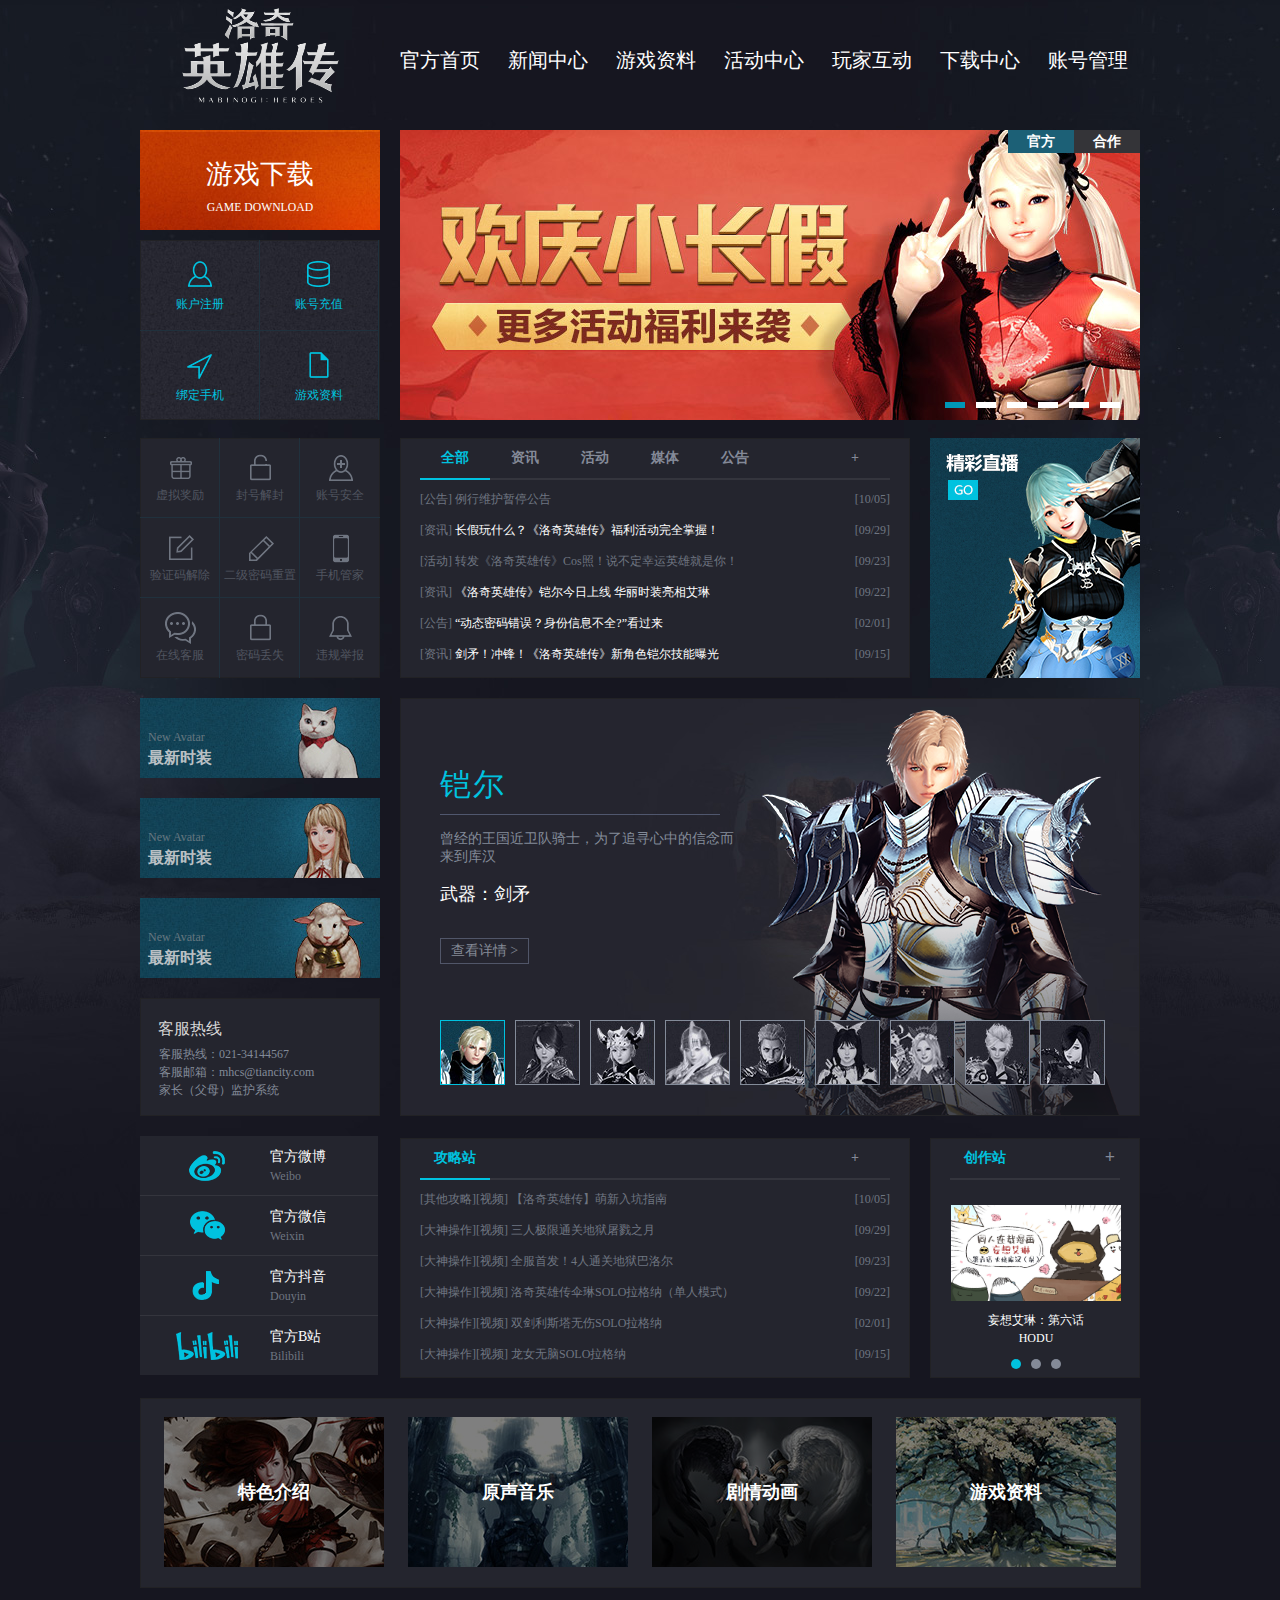
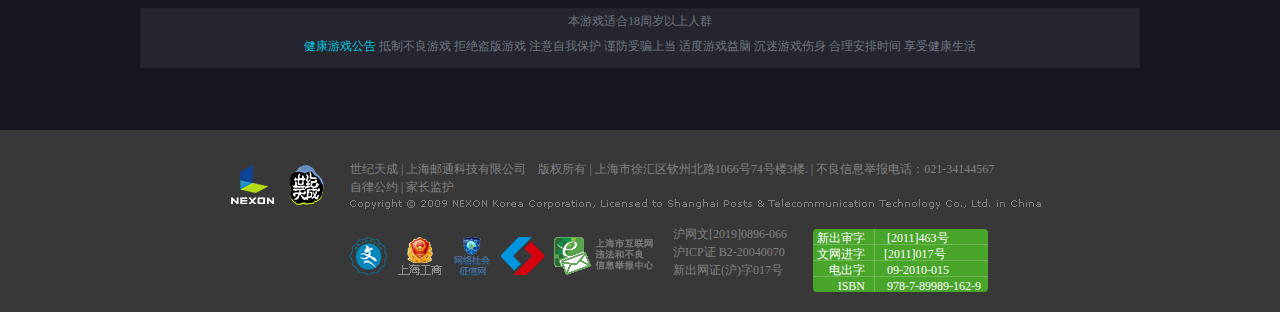
<file: 洛奇英雄传/html/index.html>
<!DOCTYPE html>
<html lang="en">
<head>
    <meta charset="UTF-8">
    <meta name="viewport" content="width=device-width, initial-scale=1.0">
    <title>洛奇英雄传</title>
    <link rel="stylesheet" href="../css/index.css">
    <link rel="stylesheet" href="../css/common.css">
</head>
<body>
    <section class="bg">
        <!-- 头部start -->
        <section class="header">
            <div class="main">
                <div class="left">
                </div>
                <div class="right">
                    <ul id="ul">
                        <li>
                            <a href="../html/index.html">官方首页</a>
                        </li>
                        <li>
                            <a href="../html/news.html">新闻中心</a>
                        </li>
                        <li>
                            <a href="#">游戏资料</a>
                        </li>
                        <li>
                            <a href="../html/activity.html">活动中心</a>
                        </li>
                        <li>
                            <a href="#">玩家互动</a>
                        </li>
                        <li>
                            <a href="#">下载中心</a>
                        </li>
                        <li>
                            <a href="#">账号管理</a>
                        </li>
                    </ul>
                </div>
            </div>
            <!-- 隐藏菜单部分 -->
            <div class="menu" id="menu">
                <nav>
                    <div>
                        <ul>
                            <li>
                                <a href="#">全部新闻</a>
                            </li>
                            <li>
                                <a href="#">最新资讯</a>
                            </li>
                            <li>
                                <a href="#">更新公告</a>
                            </li>
                            <li>
                                <a href="#">媒体资讯</a>
                            </li>
                            <li>
                                <a href="#">热点活动</a>
                            </li>

                        </ul>
                        <ul>
                            <li>
                                <a href="#">游戏特色</a>
                            </li>
                            <li>
                                <a href="#">职业介绍</a>
                            </li>
                            <li>
                                <a href="#">版本介绍</a>
                            </li>
                            <li>
                                <a href="#">原生音乐</a>
                            </li>
                            <li>
                                <a href="#">剧情动画</a>
                            </li>
                            <li>
                                <a href="#">游戏资料</a>
                            </li>
                        </ul>
                        <ul>
                            <li>
                                <a href="#">活动列表</a>
                            </li>
                            <li>
                                <a href="#">虚拟领奖</a>
                            </li>
                            <li>
                                <a href="#">事物领奖</a>
                            </li>
                            <li>
                                <a href="#">网吧欢乐行</a>
                            </li>
                            <li>
                                <a href="#">官方直播</a>
                            </li>
                        </ul>
                        <ul>
                            <li>
                                <a href="#">新浪微博</a>
                            </li>
                            <li>
                                <a href="#">玩家论坛</a>
                            </li>
                            <li>
                                <a href="#">创作中心</a>
                            </li>
                            <li>
                                <a href="#">连载漫画</a>
                            </li>
                            <li>
                                <a href="#">玩家攻略</a>
                            </li>

                        </ul>
                        <ul>
                            <li>
                                <a href="#">精彩视频</a>
                            </li>
                            <li>
                                <a href="#">精美壁纸</a>
                            </li>
                            <li>
                                <a href="#">其他下载</a>
                            </li>
                            <li>
                                <a href="#">天成管家APP</a>
                            </li>
                        </ul>
                        <ul>
                            <li>
                                <a href="#">个人中心</a>
                            </li>
                            <li>
                                <a href="#">安全中心</a>
                            </li>
                            <li>
                                <a href="#">客服中心</a>
                            </li>
                            <li>
                                <a href="#">违规名单</a>
                            </li>
                        </ul>

                    </div>
                </nav>
            </div>
        </section>
        <!-- 头部end -->
        <!-- 主体内容start -->
        <section class="content">
            <div class="content_left">
                <!-- 游戏下载 -->
                <div class="down">
                    <a href="#">
                        <h2>
                            游戏下载
                            <span>GAME DOWNLOAD</span>
                        </h2>
                    </a>
                </div>
                <!-- 用户操作列表 -->
                <div class="operation">
                    <ul>
                        <li>
                            <a href="#" class="register">
                                <em></em>
                                <span>账户注册</span>
                                <div class="bg"></div>
                            </a>
                        </li>
                        <li>
                            <a href="#" class="recharge">
                                <em></em>
                                <span>账号充值</span>
                                <div class="bg"></div>
                            </a>
                        </li>
                        <li>
                            <a href="#" class="bind">
                                <em></em>
                                <span>绑定手机</span>
                                <div class="bg"></div>
                            </a>
                        </li>
                        <li>
                            <a href="#" class="data">
                                <em></em>
                                <span>游戏资料</span>
                                <div class="bg"></div>
                            </a>
                        </li>
                    </ul>
                </div>
                <div class="list">
                    <ul>
                        <li>
                            <a href="#" class="reward">
                                <em></em>
                                <span>虚拟奖励</span>
                                <div class="bg"></div>
                            </a>
                        </li>
                        <li>
                            <a href="#" class="seal">
                                <em></em>
                                <span>封号解封</span>
                                <div class="bg"></div>
                            </a>
                        </li>
                        <li>
                            <a href="#" class="safe">
                                <em></em>
                                <span>账号安全</span>
                                <div class="bg"></div>
                            </a>
                        </li>
                        <li>
                            <a href="#" class="code">
                                <em></em>
                                <span>验证码解除</span>
                                <div class="bg"></div>
                            </a>
                        </li>
                        <li>
                            <a href="#" class="set">
                                <em></em>
                                <span>二级密码重置</span>
                                <div class="bg"></div>
                            </a>
                        </li>
                        <li>
                            <a href="#" class="iphone">
                                <em></em>
                                <span>手机管家</span>
                                <div class="bg"></div>
                            </a>
                        </li>
                        <li>
                            <a href="#" class="service">
                                <em></em>
                                <span>在线客服</span>
                                <div class="bg"></div>
                            </a>
                        </li>
                        <li>
                            <a href="#" class="password">
                                <em></em>
                                <span>密码丢失</span>
                                <div class="bg"></div>
                            </a>
                        </li>
                        <li>
                            <a href="#" class="report">
                                <em></em>
                                <span>违规举报</span>
                                <div class="bg"></div>
                            </a>
                        </li>
                    </ul>
                </div>
                <div class="new">
                    <ul>
                        <li>
                            <a href="#">
                                <img src="../images/left_img1.jpg" alt="">
                                <div class="text">
                                    <i></i>
                                    <span>New Avatar</span>
                                    <strong>最新时装</strong>
                                    <p>了解详情></p>
                                </div>
                            </a>
                        </li>
                        <li>
                            <a href="#">
                                <img src="../images/left_img2.jpg" alt="">
                                <div class="text">
                                    <i></i>
                                    <span>New Avatar</span>
                                    <strong>最新时装</strong>
                                    <p>了解详情></p>
                                </div>
                            </a>
                        </li>
                        <li>
                            <a href="#">
                                <img src="../images/left_img3.jpg" alt="">
                                <div class="text">
                                    <i></i>
                                    <span>New Avatar</span>
                                    <strong>最新时装</strong>
                                    <p>了解详情></p>
                                </div>
                            </a>
                        </li>
                    </ul>
                    <div class="service_info">
                        <h4>客服热线</h4>
                        <p>客服热线：021-34144567</p>
                        <p>
                            <a href="#">客服邮箱：mhcs@tiancity.com</a>
                        </p>
                        <p>
                            <a href="#">家长（父母）监护系统 </a>
                        </p>

                    </div>
                </div>
                <div class="link_info">
                    <ul>
                        <li class="l1">
                            <a href="#">
                                <strong>官方微博</strong>
                                <span>Weibo</span>
                                <i></i>
                            </a>
                        </li>
                        <li class="l2">
                            <a href="#">
                                <strong>官方微信</strong>
                                <span>Weixin</span>
                                <i></i>
                            </a>
                        </li>
                        <li class="l3">
                            <a href="#">
                                <strong>官方抖音</strong>
                                <span>Douyin</span>
                                <i></i>
                            </a>
                        </li>
                        <li class="l4">
                            <a href="#">
                                <strong>官方B站</strong>
                                <span>Bilibili</span>
                                <i></i>
                            </a>
                        </li>
                    </ul>

                </div>
            </div>
            <div class="content_right">
                <div class="content_Af">
                    <!-- 官方轮播 -->
                    <div class="banner1 on" style="display: block;">
                        <div class="div_img img1">
                            <ul class="ul_img1" id="ul_img1" style="left: -740px; ">
                                <li>
                                    <a href="#">
                                        <img src="../images/img6.jpg" alt="">
                                    </a>
                                </li>
                                <li>
                                    <a href="#">
                                        <img src="../images/img1.jpg" alt="">
                                    </a>
                                </li>
                                <li>
                                    <a href="#">
                                        <img src="../images/img2.jpg" alt="">
                                    </a>
                                </li>
                                <li>
                                    <a href="#">
                                        <img src="../images/img3.jpg" alt="">
                                    </a>
                                </li>
                                <li>
                                    <a href="#">
                                        <img src="../images/img4.jpg" alt="">
                                    </a>
                                </li>
                                <li>
                                    <a href="#">
                                        <img src="../images/img5.jpg" alt="">
                                    </a>
                                </li>
                                <li>
                                    <a href="#">
                                        <img src="../images/img6.jpg" alt="">
                                    </a>
                                </li>
                                <li>
                                    <a href="#">
                                        <img src="../images/img1.jpg" alt="">
                                    </a>
                                </li>
                            </ul>
                        </div>
                        <!-- 轮播焦点 -->
                        <div class="dot">
                            <div data-index="0" class="on"></div>
                            <div data-index="1"></div>
                            <div data-index="2"></div>
                            <div data-index="3"></div>
                            <div data-index="4"></div>
                            <div data-index="5"></div>
                        </div>
                    </div>
                    <!-- 合作轮播 -->
                    <div class="banner2" style="display: none;">
                        <div class="div_img img2">
                            <ul class="ul_img2 " id="ul_img2" style="left: -740px;">
                                <li>
                                    <a href="#">
                                        <img src="../images/img1-5.jpg" alt="">
                                    </a>
                                </li>
                                <li>
                                    <a href="#">
                                        <img src="../images/img1-1.jpg" alt="">
                                    </a>
                                </li>
                                <li>
                                    <a href="#">
                                        <img src="../images/img1-2.jpg" alt="">
                                    </a>
                                </li>
                                <li>
                                    <a href="#">
                                        <img src="../images/img1-3.jpg" alt="">
                                    </a>
                                </li>
                                <li>
                                    <a href="#">
                                        <img src="../images/img1-4.jpg" alt="">
                                    </a>
                                </li>
                                <li>
                                    <a href="#">
                                        <img src="../images/img1-5.jpg" alt="">
                                    </a>
                                </li>
                                <li>
                                    <a href="#">
                                        <img src="../images/img1-1.jpg" alt="">
                                    </a>
                                </li>
                            </ul>
                        </div>
                        <div class="dot" id="dot1">
                            <div data-index="0" class="on"></div>
                            <div data-index="1"></div>
                            <div data-index="2"></div>
                            <div data-index="3"></div>
                            <div data-index="4"></div>

                        </div>
                    </div>
                    <!-- 轮播切换按钮 -->
                    <div class="nav_btn">
                        <a href="javascript:;" class="on">官方</a>
                        <a href="javascript:;">合作</a>
                    </div>
                </div>
                <div class="content_Bf">
                    <!-- 新闻资讯选择部分 -->
                    <div class="news">
                        <ul class="news_nav">
                            <li>
                                <a class="on" href="javascript:;">
                                    全部
                                    <em></em>
                                </a>
                            </li>
                            <li>
                                <a href="javascript:;">
                                    资讯
                                    <em></em>
                                </a>
                            </li>
                            <li>
                                <a href="javascript:;">
                                    活动
                                    <em></em>
                                </a>
                            </li>
                            <li>
                                <a href="javascript:;">
                                    媒体
                                    <em></em>
                                </a>
                            </li>
                            <li>
                                <a href="javascript:;">
                                    公告
                                    <em></em>
                                </a>
                            </li>
                            <li>
                                <a class="more" href="javascript:;">
                                    +
                                    <em></em>
                                </a>
                            </li>
                        </ul>
                        <div class="news_list">
                            <div class="news_list_ul1 on" style="display: block;">
                                <ul>
                                    <li>
                                        <a href="#">[公告]</a>
                                        <a class="target" href="#">例行维护暂停公告</a>
                                        <span>[10/05]</span>
                                    </li>
                                    <li>
                                        <a href="#">[资讯]</a>
                                        <a href="#">
                                            <font color="white">长假玩什么？《洛奇英雄传》福利活动完全掌握！</font>
                                        </a>
                                        <span>[09/29]</span>
                                    </li>
                                    <li>
                                        <a href="#">[活动]</a>
                                        <a class="target" href="#">转发《洛奇英雄传》Cos照！说不定幸运英雄就是你！</a>
                                        <span>[09/23]</span>
                                    </li>
                                    <li>
                                        <a href="#">
                                            [资讯]</a>
                                        <a href="#">
                                            <font color="white">《洛奇英雄传》铠尔今日上线 华丽时装亮相艾琳</font>
                                        </a>
                                        <span>[09/22]</span>
                                    </li>
                                    <li>
                                        <a href="#">
                                            [公告]</a><a href="#">
                                            <font color="white">“动态密码错误？身份信息不全?”看过来</font>
                                        </a>
                                        <span>[02/01]</span>
                                    </li>
                                    <li>
                                        <a href="#">
                                            [资讯]</a><a href="#">
                                            <font color="white">剑矛！冲锋！《洛奇英雄传》新角色铠尔技能曝光</font>
                                        </a>
                                        <span>[09/15]</span></li>
                                    <li>
                                        <a href="#">
                                            [媒体]</a><a href="#">
                                            <font color="white">17173:新角色铠尔今日降临 《洛奇英雄传》艾琳衣橱又现时尚新外观？</font>
                                        </a>
                                        <span>[09/22]</span>
                                    </li>
                                </ul>
                            </div>
                            <div class="news_list_ul2" style="display: none;">
                                <ul>
                                    <li>
                                        <a href="#">[资讯]</a>
                                        <a href="#">
                                            <font color="white">长假玩什么？《洛奇英雄传》福利活动完全掌握！</font>
                                        </a>
                                        <span>[09/29]</span>
                                    </li>
                                    <li>
                                        <a href="#">[资讯]</a>
                                        <a href="#">
                                            <font color="white">《洛奇英雄传》铠尔今日上线 华丽时装亮相艾琳</font>
                                        </a>
                                        <span>[09/22]</span>
                                    </li>
                                    <li>
                                        <a href="#">[资讯]</a>
                                        <a href="#">
                                            <font color="white">剑矛！冲锋！《洛奇英雄传》新角色铠尔技能曝光</font>
                                        </a>
                                        <span>[09/15]</span>
                                    </li>
                                    <li>
                                        <a href="#">
                                            [资讯]</a>
                                        <a href="#">
                                            <font color="white">【视频】《洛奇英雄传》铠尔战斗身姿初现！挥舞剑矛的美男子！</font>
                                        </a>
                                        <span>[09/08]</span>
                                    </li>
                                    <li>
                                        <a href="#">
                                            [资讯]</a>
                                        <a class="target" href="#">
                                            <font>【大神向】四人强势通关地狱巴罗尔！</font>
                                        </a>
                                        <span>[02/01]</span>
                                    </li>
                                    <li>
                                        <a href="#">
                                            [资讯]</a>
                                        <a href="#">
                                            <font color="white">剑矛！冲锋！《洛奇英雄传》新角色铠尔技能曝光</font>
                                        </a>
                                        <span>[09/15]</span>
                                    </li>
                                </ul>
                            </div>
                            <div class="news_list_ul3" style="display: none;">
                                <ul>
                                    <li><a href="#">
                                            [活动]</a><a class="target"
                                            href="#">转发《洛奇英雄传》Cos照！说不定幸运英雄就是你！</a><span>[09/23]</span></li>
                                    <li><a href="#">
                                            [活动]</a><a class="target"
                                            href="#">《洛奇英雄传》跳级礼包&amp;特权礼包开放领取啦！</a><span>[09/22]</span>
                                    </li>
                                    <li><a href="#">
                                            [活动]</a><a href="#">
                                            <font color="white">《洛奇英雄传》铠尔直播！今晚19:30 不见不散！</font>
                                        </a><span>[09/17]</span></li>
                                    <li>
                                        <a href="#">
                                            [活动]</a>
                                        <a class="target" href="#">祈愿七夕！为《洛奇英雄传》的大家送上爱心祝福吧！</a>
                                        <span>[08/18]</span>
                                    </li>
                                    <li>
                                        <a href="#">
                                            [活动]</a>
                                        <a class="target" href="#">《洛奇英雄传》设计大赛开始投票 不同风格等你Pick！</a>
                                        <span>[08/03]</span>
                                    </li>
                                    <li>
                                        <a href="#">
                                            [活动]</a>
                                        <a class="target" href="#">扭一扭乐一乐！《洛奇英雄传》幸运扭蛋机开始营业啦！</a>
                                        <span>[07/14]</span>
                                    </li>
                                    <li>
                                        <a href="#">
                                            [活动]</a>
                                        <a class="target" href="#">给你的《洛奇英雄传》心动女神投个票吧！</a>
                                        <span>[05/19]</span>
                                    </li>
                                </ul>
                            </div>
                            <div class="news_list_ul4" style="display: none;">
                                <ul>
                                    <li><a href="#">
                                            [媒体]</a><a href="#">
                                            <font color="white">17173:新角色铠尔今日降临 《洛奇英雄传》艾琳衣橱又现时尚新外观？</font>
                                        </a><span>[09/22]</span></li>
                                    <li><a href="#">
                                            [媒体]</a><a href="#">
                                            <font color="white">17173:《洛奇英雄传》铠尔技能曝光：富有节奏感的打击体验</font>
                                        </a><span>[09/15]</span></li>
                                    <li><a href="#">
                                            [媒体]</a><a href="#">
                                            <font color="white">17173:梦幻美瞳？童趣表达？这居然是《洛奇英雄传》</font>
                                        </a><span>[08/18]</span></li>
                                    <li><a href="#">
                                            [媒体]</a><a href="#">
                                            <font color="white">17173:神之兵器的阴谋？《洛奇英雄传》失乐园的尖兵8.18战役开启！</font>
                                        </a><span>[08/11]</span></li>
                                    <li><a href="#">
                                            [媒体]</a><a href="#">
                                            <font color="white">17173:好身材也要好品味！《洛奇英雄传》夏日时装火爆上线啦！</font>
                                        </a><span>[07/14]</span></li>
                                    <li><a href="#">
                                            [媒体]</a><a href="#">
                                            <font color="white">17173:夏日衣橱添新衣？《洛奇英雄传》波蕾若套装的曲线之美</font>
                                        </a><span>[06/16]</span></li>
                                    <li><a href="#">
                                            [媒体]</a><a href="#">
                                            <font color="white">17173:羁绊语音抢先听！《洛奇英雄传》经典S级时装闪耀归来</font>
                                        </a><span>[05/19]</span></li>
                                </ul>
                            </div>
                            <div class="news_list_ul5" style="display: none;">
                                <ul>
                                    <li><a href="#">
                                            [公告]</a><a class="target" href="#">例行维护暂停公告</a><span>[10/05]</span></li>
                                    <li><a href="#">
                                            [公告]</a><a href="#">
                                            <font color="white">“动态密码错误？身份信息不全?”看过来</font>
                                        </a><span>[02/01]</span></li>
                                    <li><a href="#">
                                            [公告]</a><a class="target"
                                            href="#">2020年9月29日例行维护公告[已结束]</a><span>[09/28]</span></li>
                                    <li><a href="#">
                                            [公告]</a><a class="target" href="#">铠尔冲级活动奖励发放公告</a><span>[09/27]</span></li>
                                    <li><a href="#">
                                            [公告]</a><a class="target" href="#">9月28日客服系统升级维护公告</a><span>[09/25]</span>
                                    </li>
                                    <li><a href="#">
                                            [公告]</a><a class="target"
                                            href="#">2020年9月22日例行维护公告[已结束]</a><span>[09/21]</span></li>
                                    <li><a href="#">
                                            [公告]</a><a class="target" href="#">铠尔直播奖励发放公告</a><span>[09/18]</span></li>
                                </ul>
                            </div>
                        </div>
                    </div>
                    <div class="live">
                        <img src="../images/live.jpg" alt="">
                    </div>
                </div>
                <div class="content_Cf">
                    <div class="role">
                        <div class="role-box" tabindex="0" style="overflow: hidden; outline: none;">
                            <ul class="role-btn">
                                <li class="kael"><a class="on" href="javascript:;">铠尔</a></li>
                                <li class="lethor"><a href="javascript:;" class="">蕾希</a></li>
                                <li class="bel"><a href="javascript:;" class="">贝拉</a></li>
                                <li class="miul"><a href="javascript:;" class="">缪尔</a></li>
                                <li class="grimden"><a href="javascript:;" class="">格雷</a></li>
                                <li class="miri"><a href="javascript:;" class="">芈璃</a></li>
                                <li class="delia"><a href="javascript:;" class="">黛莉娅</a></li>
                                <li class="hagie"><a href="javascript:;" class="">海基</a></li>
                                <li class="arisha"><a href="javascript:;" class="">艾莉莎</a></li>
                            </ul>
                        </div>
                        <div class="role-show">
                            <div class="role-show-box1 on" style="display: block;">
                                <div class="role-txt">
                                    <h3>铠尔</h3>
                                    <p>曾经的王国近卫队骑士，为了追寻心中的信念而来到库汉</p>
                                    <span>武器：剑矛</span>
                                    <a href="#">查看详情 &gt;</a>
                                </div>
                                <div class="role-pic"><img src="../images/role1.png"></div>
                            </div>
                            <div class="role-show-box2" style="display: none;">
                                <div class="role-txt">
                                    <h3>蕾希</h3>
                                    <p>来自晨钟一族可以驾驭灵气之力的少女，<br>为了完成族里的任务来到库汉。</p>
                                    <span>武器：魔纹</span>
                                    <a href="#">查看详情 &gt;</a>
                                </div>
                                <div class="role-pic"><img src="../images/role2.png"></div>
                            </div>
                            <div class="role-show-box3" style="display: none;">
                                <div class="role-txt">
                                    <h3>贝拉</h3>
                                    <p>因进入了时间停止之地而永葆年轻的少女，手持着巨斧在世界环游。</p>
                                    <span>武器：巨斧</span>
                                    <a href="#">查看详情 &gt;</a>
                                </div>
                                <div class="role-pic"><img src="../images/role3.png"></div>
                            </div>
                            <div class="role-show-box4" style="display: none;">
                                <div class="role-txt">
                                    <h3>缪尔</h3>
                                    <p>艾莉莎的妹妹，同样拥有着神秘力量的少女。<br>为了寻找最为珍贵的姐姐而不断前行。</p>
                                    <span>武器：魔能左轮</span>
                                    <a href="#">查看详情 &gt;</a>
                                </div>
                                <div class="role-pic"><img src="../images/role4.png"></div>
                            </div>
                            <div class="role-show-box5" style="display: none;">
                                <div class="role-txt">
                                    <h3>格雷</h3>
                                    <p>拥有不幸过去，出身是谜的暗杀者。<br>为了赎罪拿起武器踏进了战场。</p>
                                    <span>武器：拳刃</span>
                                    <a href="#">查看详情 &gt;</a>
                                </div>
                                <div class="role-pic"><img src="../images/role5.png"></div>
                            </div>
                            <div class="role-show-box6" style="display: none;">
                                <div class="role-txt">
                                    <h3>芈璃</h3>
                                    <p>巨龙一族最后的后裔。虽怀着平凡生活的愿景，<br>但族群的使命还是将她引向了战场。</p>
                                    <span>武器：龙刃</span>
                                    <a href="#">查看详情 &gt;</a>
                                </div>
                                <div class="role-pic"><img src="../images/role6.png"></div>
                            </div>
                            <div class="role-show-box7" style="display: none;">
                                <div class="role-txt">
                                    <h3>黛莉娅</h3>
                                    <p>性格开朗的王国公主，为了成为骑士，<br>放弃王女身份开展旅行。</p>
                                    <span>武器：大剑</span>
                                    <a href="#">查看详情 &gt;</a>
                                </div>
                                <div class="role-pic"><img src="../images/role7.png"></div>
                            </div>
                            <div class="role-show-box8" style="display: none;">
                                <div class="role-txt">
                                    <h3>海基</h3>
                                    <p>能够操纵幻影的年轻魔法师。为了忘记黑暗<br>而绝望的过去，决定加入佣兵团开启新的生活。</p>
                                    <span>武器：幽灵短剑</span>
                                    <a href="#">查看详情 &gt;</a>
                                </div>
                                <div class="role-pic"><img src="../images/role8.png"></div>
                            </div>
                            <div class="role-show-box9" style="display: none;">
                                <div class="role-txt">
                                    <h3>艾莉莎</h3>
                                    <p>拥有着可以停滞时间能力的魔女，为解开体<br>内强大魔力的真相在找寻答案。</p>
                                    <span>武器：魔刃 魔鞭</span>
                                    <a href="#">查看详情 &gt;</a>
                                </div>
                                <div class="role-pic"><img src="../images/role9.png"></div>
                            </div>
                        </div>
                    </div>
                </div>
                <div class="content_Df">
                    <div class="method">
                        <ul class="method_nav">
                            <li>
                                <a class="on" href="#">
                                    攻略站
                                    <em></em>
                                </a>
                            </li>
                            <li>
                                <a class="more" href="#">+
                                    <em></em>
                                </a>
                            </li>
                        </ul>
                        <div class="method_list">
                            <div class="method_list1">
                                <ul>
                                    <li>
                                        <a class="target" href="#">[其他攻略][视频]</a>
                                        <a class="target" href="#">【洛奇英雄传】萌新入坑指南</a>
                                        <span>[10/05]</span>
                                    </li>
                                    <li>
                                        <a class="target" href="#">[大神操作][视频]</a>
                                        <a class="target" href="#">
                                            三人极限通关地狱屠戮之月
                                        </a>
                                        <span>[09/29]</span>
                                    </li>
                                    <li>
                                        <a class="target" href="#">[大神操作][视频]</a>
                                        <a class="target" href="#">全服首发！4人通关地狱巴洛尔</a>
                                        <span>[09/23]</span>
                                    </li>
                                    <li>
                                        <a class="target" href="#">
                                            [大神操作][视频]</a>
                                        <a class="target" href="#">
                                            洛奇英雄传伞琳SOLO拉格纳（单人模式）
                                        </a>
                                        <span>[09/22]</span>
                                    </li>
                                    <li>
                                        <a class="target" href="#">
                                            [大神操作][视频]</a>
                                        <a class="target" href="#">
                                            双剑利斯塔无伤SOLO拉格纳
                                        </a>
                                        <span>[02/01]</span>
                                    </li>
                                    <li>
                                        <a class="target" href="#">
                                            [大神操作][视频]</a>
                                        <a class="target" href="#">
                                            龙女无脑SOLO拉格纳
                                        </a>
                                        <span>[09/15]</span>
                                    </li>
                                </ul>
                            </div>
                        </div>
                    </div>
                </div>
                <div class="content_Df_right">
                    <!-- 小轮播部分 -->
                    <div class="write">
                        <ul class="write_nav">
                            <li>
                                <a href="#" class="on">
                                    创作站
                                </a>
                                <em></em>
                            </li>
                            <li>
                                <a href="#" class="more">
                                    +
                                </a>

                            </li>
                        </ul>
                        <div class="write_pic">
                            <div class="write_con">
                                <div class="write_list" id="write_list" style="display: block; left: -170px;">
                                    <a href="#">
                                        <div class="img">
                                            <img src="../images/write3.jpg" alt="">
                                        </div>
                                        <div class="text">
                                            <p>遗迹</p>
                                            <p>筱菲雅灬</p>
                                        </div>
                                    </a>
                                    <a href="#">
                                        <div class="img">
                                            <img src="../images/write1.jpg" alt="">
                                        </div>
                                        <div class="text">
                                            <p>妄想艾琳：第六话</p>
                                            <p>HODU</p>
                                        </div>
                                    </a>
                                    <a href="#">
                                        <div class="img">
                                            <img src="../images/write2.jpg" alt="">
                                        </div>
                                        <div class="text">
                                            <p>《致少年，致洛英》</p>
                                            <p>墨魂wu</p>
                                        </div>
                                    </a>
                                    <a href="#">
                                        <div class="img">
                                            <img src="../images/write3.jpg" alt="">
                                        </div>
                                        <div class="text">
                                            <p>遗迹</p>
                                            <p>筱菲雅灬</p>
                                        </div>
                                    </a>
                                    <a href="#">
                                        <div class="img">
                                            <img src="../images/write1.jpg" alt="">
                                        </div>
                                        <div class="text">
                                            <p>妄想艾琳：第六话</p>
                                            <p>HODU</p>
                                        </div>
                                    </a>
                                </div>
                                <div class="write_btn">
                                    <span data-index="0" class="on"></span>
                                    <span data-index="1"></span>
                                    <span data-index="2"></span>
                                </div>
                            </div>
                        </div>
                    </div>
                </div>
            </div>
            <!-- 游戏特色部分 -->
            <div class="content_Ef">
                <ul>
                    <li><a href="#" class="target"><img src="../images/game1.jpg"><i class="bg"></i><b>特色介绍</b></a></li>
                    <li><a href="#" class="target"><img src="../images/game2.jpg"><i class="bg"></i><b>原声音乐</b></a></li>
                    <li><a href="#" class="target"><img src="../images/game3.jpg"><i class="bg"></i><b>剧情动画</b></a></li>
                    <li><a href="#" class="target"><img src="../images/game4.jpg"><i class="bg"></i><b>游戏资料</b></a></li>
                </ul>
            </div>
            <div class="healthy">
                <p>本游戏适合18周岁以上人群</p>
                <p><span>健康游戏公告</span>
                    抵制不良游戏 拒绝盗版游戏 注意自我保护 谨防受骗上当 适度游戏益脑 沉迷游戏伤身 合理安排时间 享受健康生活
                </p>
            </div>
        </section>
        <!-- 主体内容end -->
    </section>
    <!-- 尾部start -->
    <section class="footer">
        <div class="wrap clearfix">
            <div class="logoF">
                <img width="94" height="47" alt="" src="../images/mh_mhlogo.png">
            </div>
            <div class="copyrightF r">
                <p>世纪天成 | 上海邮通科技有限公司　版权所有 | 上海市徐汇区钦州北路1066号74号楼3楼. | 不良信息举报电话：021-34144567 <br>
                    <a href="#">自律公约</a> | <a href="#">家长监护</a>
                </p>
                <p class="cptext">
                    <img src="../images/mh_mhtext1.png"></p>
                <hr>
            </div>
            <div class="icp clearfix r">
                <a class="ccm l" title="互联网文化经营单位" href="#">
                    <img alt="" src="../images/mh_ccm.png" width="37" height="38">
                </a>
                <a class="shgs l" title="上海工商" href="#">
                    <img alt="上海工商" src="../images/mh_shgs.png">
                </a><a class="icpzxw l" title="网络社会征信网" href="#">
                    <img alt="网络社会征信网" src="../images/mh_zxw.png">
                </a><a class="zywxb l" title="中央网信办" href="#" target="_blank">
                    <img alt="中央网信办" src="../images/mh_zywxb.png">
                </a><a class="shjbzx l" title="上海市互联网违法和不良信息举报中心" href="#">
                    <img width="99" height="38" alt="" src="../images/mh_shjbzx.png">
                </a>
                <p class="xcwz l"><a href="#">
                        沪网文[2019]0896-066</a>
                    <a href="#">沪ICP证 B2-20040070</a>
                    <a href="#">
                        新出网证(沪)字017号</a></p>
                <ul class="isbn l">
                    <li><strong>新出审字</strong>
                        <span>[2011]463号</span></li>
                    <li><strong>文网进字</strong><span>[2011]017号</span>
                    </li>
                    <li>
                        <strong>电出字</strong>
                        <span>09-2010-015</span>
                    </li>
                    <li><strong>ISBN</strong>
                        <span>978-7-89989-162-9</span>
                    </li>
                </ul>
            </div>
        </div>
    </section>
    <!-- 尾部end -->
</body>
<script src="../js/index.js" type="text/javascript"></script>
</html>
</file>
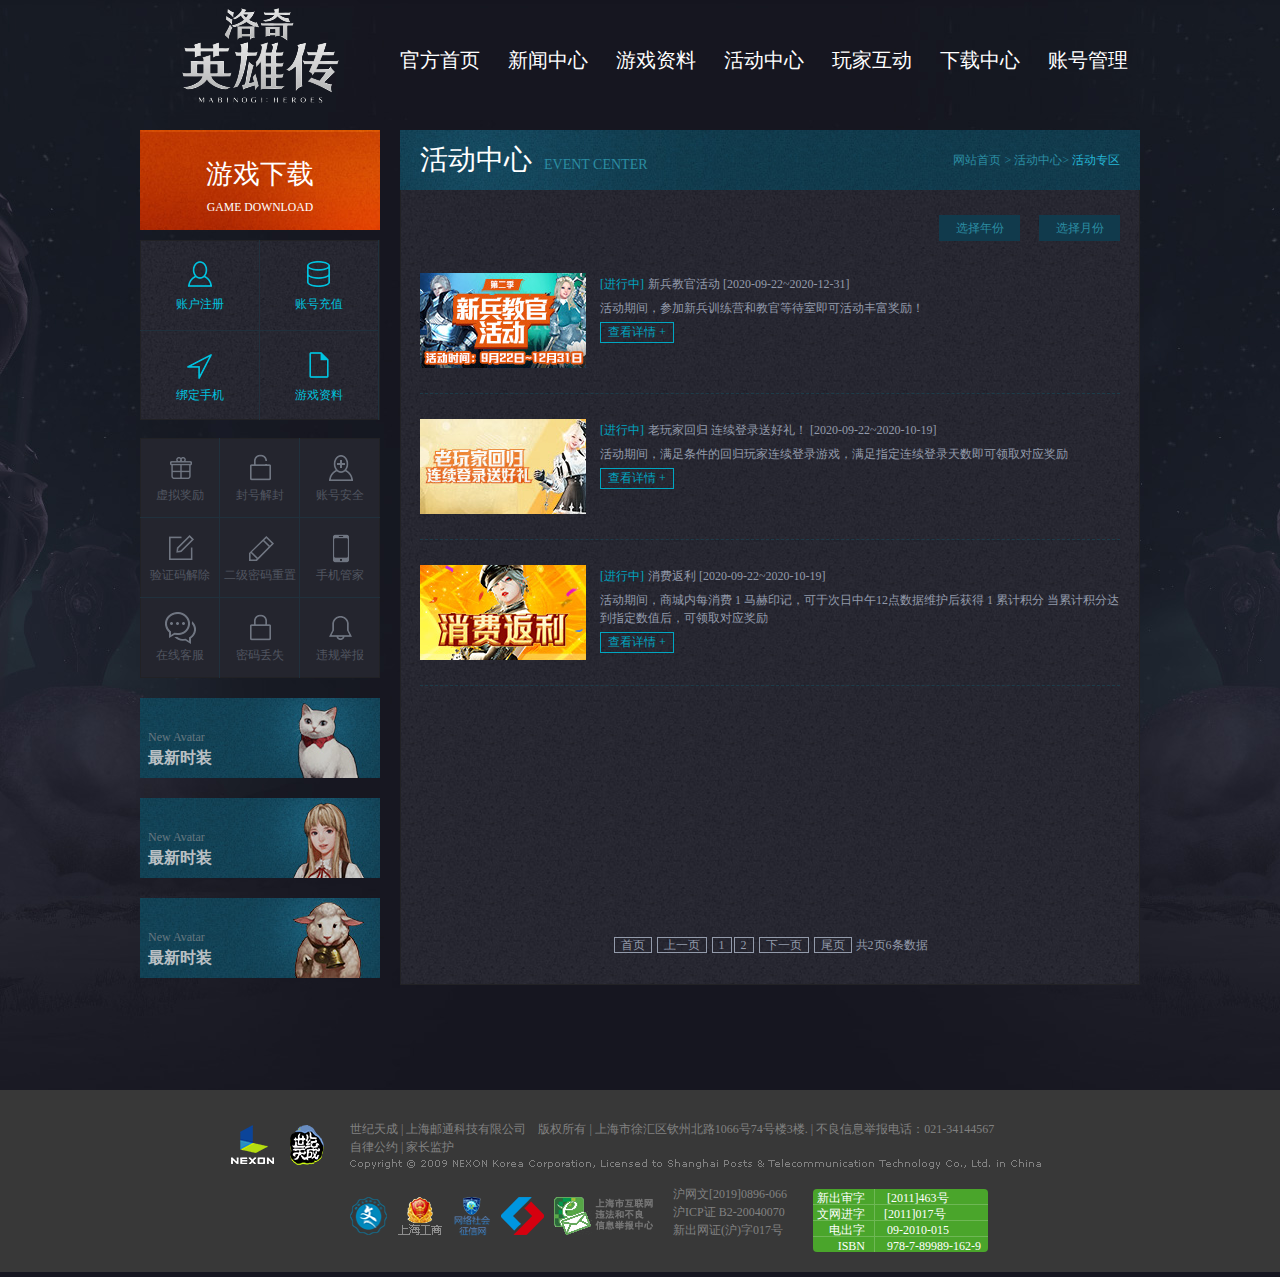
<file: 洛奇英雄传/html/activity.html>
<!DOCTYPE html>
<html lang="en">

<head>
    <meta charset="UTF-8">
    <meta name="viewport" content="width=device-width, initial-scale=1.0">
    <title>活动列表</title>
    <link rel="stylesheet" href="../css/common.css">
    <link rel="stylesheet" href="../css/activity.css">
</head>

<body>
    <section class="bg">
        <!-- 头部start -->
        <section class="header">
            <div class="main">
                <div class="left">
                </div>
                <div class="right">
                    <ul id="ul">
                        <li>
                            <a href="../html/index.html">官方首页</a>
                        </li>
                        <li>
                            <a href="../html/news.html">新闻中心</a>
                        </li>
                        <li>
                            <a href="#">游戏资料</a>
                        </li>
                        <li>
                            <a href="../html/activity.html">活动中心</a>
                        </li>
                        <li>
                            <a href="#">玩家互动</a>
                        </li>
                        <li>
                            <a href="#">下载中心</a>
                        </li>
                        <li>
                            <a href="#">账号管理</a>
                        </li>
                    </ul>
                </div>
            </div>
            <div class="menu" id="menu">
                <nav>
                    <div>
                        <ul>
                            <li>
                                <a href="#">全部新闻</a>
                            </li>
                            <li>
                                <a href="#">最新资讯</a>
                            </li>
                            <li>
                                <a href="#">更新公告</a>
                            </li>
                            <li>
                                <a href="#">媒体资讯</a>
                            </li>
                            <li>
                                <a href="#">热点活动</a>
                            </li>

                        </ul>
                        <ul>
                            <li>
                                <a href="#">游戏特色</a>
                            </li>
                            <li>
                                <a href="#">职业介绍</a>
                            </li>
                            <li>
                                <a href="#">版本介绍</a>
                            </li>
                            <li>
                                <a href="#">原生音乐</a>
                            </li>
                            <li>
                                <a href="#">剧情动画</a>
                            </li>
                            <li>
                                <a href="#">游戏资料</a>
                            </li>
                        </ul>
                        <ul>
                            <li>
                                <a href="#">活动列表</a>
                            </li>
                            <li>
                                <a href="#">虚拟领奖</a>
                            </li>
                            <li>
                                <a href="#">事物领奖</a>
                            </li>
                            <li>
                                <a href="#">网吧欢乐行</a>
                            </li>
                            <li>
                                <a href="#">官方直播</a>
                            </li>
                        </ul>
                        <ul>
                            <li>
                                <a href="#">新浪微博</a>
                            </li>
                            <li>
                                <a href="#">玩家论坛</a>
                            </li>
                            <li>
                                <a href="#">创作中心</a>
                            </li>
                            <li>
                                <a href="#">连载漫画</a>
                            </li>
                            <li>
                                <a href="#">玩家攻略</a>
                            </li>

                        </ul>
                        <ul>
                            <li>
                                <a href="#">精彩视频</a>
                            </li>
                            <li>
                                <a href="#">精美壁纸</a>
                            </li>
                            <li>
                                <a href="#">其他下载</a>
                            </li>
                            <li>
                                <a href="#">天成管家APP</a>
                            </li>
                        </ul>
                        <ul>
                            <li>
                                <a href="#">个人中心</a>
                            </li>
                            <li>
                                <a href="#">安全中心</a>
                            </li>
                            <li>
                                <a href="#">客服中心</a>
                            </li>
                            <li>
                                <a href="#">违规名单</a>
                            </li>
                        </ul>

                    </div>
                </nav>
            </div>
        </section>
        <!-- 头部end -->
        <!-- 主体内容start -->
        <section class="content">
            <div class="content_left">
                <div class="down">
                    <a href="#">
                        <h2>
                            游戏下载
                            <span>GAME DOWNLOAD</span>
                        </h2>
                    </a>
                </div>
                <div class="operation">
                    <ul>
                        <li>
                            <a href="#" class="register">
                                <em></em>
                                <span>账户注册</span>
                                <div class="bg"></div>
                            </a>
                        </li>
                        <li>
                            <a href="#" class="recharge">
                                <em></em>
                                <span>账号充值</span>
                                <div class="bg"></div>
                            </a>
                        </li>
                        <li>
                            <a href="#" class="bind">
                                <em></em>
                                <span>绑定手机</span>
                                <div class="bg"></div>
                            </a>
                        </li>
                        <li>
                            <a href="#" class="data">
                                <em></em>
                                <span>游戏资料</span>
                                <div class="bg"></div>
                            </a>
                        </li>
                    </ul>
                </div>
                <div class="list">
                    <ul>
                        <li>
                            <a href="#" class="reward">
                                <em></em>
                                <span>虚拟奖励</span>
                                <div class="bg"></div>
                            </a>
                        </li>
                        <li>
                            <a href="#" class="seal">
                                <em></em>
                                <span>封号解封</span>
                                <div class="bg"></div>
                            </a>
                        </li>
                        <li>
                            <a href="#" class="safe">
                                <em></em>
                                <span>账号安全</span>
                                <div class="bg"></div>
                            </a>
                        </li>
                        <li>
                            <a href="#" class="code">
                                <em></em>
                                <span>验证码解除</span>
                                <div class="bg"></div>
                            </a>
                        </li>
                        <li>
                            <a href="#" class="set">
                                <em></em>
                                <span>二级密码重置</span>
                                <div class="bg"></div>
                            </a>
                        </li>
                        <li>
                            <a href="#" class="iphone">
                                <em></em>
                                <span>手机管家</span>
                                <div class="bg"></div>
                            </a>
                        </li>
                        <li>
                            <a href="#" class="service">
                                <em></em>
                                <span>在线客服</span>
                                <div class="bg"></div>
                            </a>
                        </li>
                        <li>
                            <a href="#" class="password">
                                <em></em>
                                <span>密码丢失</span>
                                <div class="bg"></div>
                            </a>
                        </li>
                        <li>
                            <a href="#" class="report">
                                <em></em>
                                <span>违规举报</span>
                                <div class="bg"></div>
                            </a>
                        </li>
                    </ul>
                </div>
                <div class="new">
                    <ul>
                        <li>
                            <a href="#">
                                <img src="../images/left_img1.jpg" alt="">
                                <div class="text">
                                    <i></i>
                                    <span>New Avatar</span>
                                    <strong>最新时装</strong>
                                    <p>了解详情></p>
                                </div>
                            </a>
                        </li>
                        <li>
                            <a href="#">
                                <img src="../images/left_img2.jpg" alt="">
                                <div class="text">
                                    <i></i>
                                    <span>New Avatar</span>
                                    <strong>最新时装</strong>
                                    <p>了解详情></p>
                                </div>
                            </a>
                        </li>
                        <li>
                            <a href="#">
                                <img src="../images/left_img3.jpg" alt="">
                                <div class="text">
                                    <i></i>
                                    <span>New Avatar</span>
                                    <strong>最新时装</strong>
                                    <p>了解详情></p>
                                </div>
                            </a>
                        </li>
                    </ul>
                </div>
            </div>
            <div class="main">
                <div class="title">
                    <h3>
                        活动中心
                        <span>EVENT CENTER</span>
                    </h3>
                    <div class="path">
                        <a href="#">网站首页</a> &gt;
                        <a href="#;">活动中心</a>&gt;
                        <a href="#" class="on">活动专区</a>
                    </div>
                </div>
                <div class="event">
                    <div class="nav">
                        <div class="nav_list"></div>
                        <div class="time">
                            <div class="year">
                                <span onclick="getYear();">选择年份</span>
                                    <ul style="height: auto; display: none;">

                                        <li><a href="#">2011</a></li>

                                        <li><a href="#">2012</a></li>

                                        <li><a href="#">2013</a></li>

                                        <li><a href="#">2014</a></li>

                                        <li><a href="#">2015</a></li>

                                        <li><a href="#">2016</a></li>

                                        <li><a href="#">2017</a></li>

                                        <li><a href="#">2018</a></li>

                                        <li><a href="#">2019</a></li>

                                        <li class="on">2020</li>
                                    </ul>
                            </div>
                            <div class="month">
                                <span onclick="getMonth();">选择月份</span>
                                <ul style="height: auto; display: none;">
                                    <li><a href="#">1月</a></li>
                                    <li><a href="#">2月</a></li>
                                    <li><a href="#">3月</a></li>
                                    <li><a href="#">4月</a></li>
                                    <li><a href="#">5月</a></li>
                                    <li><a href="#">6月</a></li>
                                    <li><a href="#">7月</a></li>
                                    <li><a href="#">8月</a></li>
                                    <li><a href="#">9月</a></li>
                                    <li class="on">10月</li>
                                    <li><a href="#">11月</a></li>
                                    <li><a href="#">12月</a></li>
                                </ul>
                            </div>
                        </div>
                    </div>
                    <div class="con">
                        <ul class="events-list">
                            <li>
                                <div class="img">
                                    <a href="#">
                                        <img src="../images/event1.jpg">
                                    </a>
                                </div>
                                <div class="txt r">
                                    <h4 class="end"><b style="color:#00a6c1">[进行中]</b>
                                        <a href="#">新兵教官活动</a>
                                        <em>[2020-09-22~2020-12-31]</em>
                                    </h4>

                                    <p>活动期间，参加新兵训练营和教官等待室即可活动丰富奖励！</p>
                                    <a href="#" class="btn">查看详情 +</a>
                                </div>
                            </li>
                            <li>
                                <div class="img">
                                    <a href="#">
                                        <img src="../images/event2.jpg"> </a> </div>
                                <div class="txt r">
                                    <h4 class="end">
                                        <b style="color:#00a6c1">[进行中]</b>
                                        <a href="#">老玩家回归 连续登录送好礼！</a>
                                        <em>[2020-09-22~2020-10-19]</em>
                                    </h4>

                                    <p>活动期间，满足条件的回归玩家连续登录游戏，满足指定连续登录天数即可领取对应奖励</p>
                                    <a href="#" class="btn">查看详情 +</a>
                                </div>
                            </li>
                            <li>
                                <div class="img">
                                    <a href="#" target="_blank">
                                        <img src="../images/event3.jpg"> </a>
                                </div>
                                <div class="txt r">
                                    <h4 class="end">
                                        <b style="color:#00a6c1">[进行中]</b>
                                        <a href="#">消费返利</a>
                                        <em>[2020-09-22~2020-10-19]</em>
                                    </h4>

                                    <p>活动期间，商城内每消费 1 马赫印记，可于次日中午12点数据维护后获得 1 累计积分
                                        当累计积分达到指定数值后，可领取对应奖励</p>
                                    <a href="#" class="btn">查看详情 +</a>
                                </div>
                            </li>
                        </ul>
                        <div class="page">
                            <div class="page-list">
                                <div class="pagination">
                                    <span>首页</span>
                                    <span>上一页</span>
                                    <a href="" class="cur">1</a><a href="/portal/eventlog/mh/2020/01/2"
                                        title="第2页">2</a>
                                    <a href="/portal/eventlog/mh/2020/01/2" title="下一页">下一页</a>
                                    <a href="/portal/eventlog/mh/2020/01/2" title="尾页">尾页</a>
                                    <p class="pageRemark">共<b>2</b>页<b>6</b>条数据</p>
                                </div>
                            </div>
                        </div>
                    </div>
                </div>
            </div>
        </section>
        <!-- 主体内容end -->
        <!-- 尾部start -->
        <section class="footer">
            <div class="wrap clearfix">
                <div class="logoF">
                    <img width="94" height="47" alt="" src="../images/mh_mhlogo.png">
                </div>
                <div class="copyrightF r">
                    <p>世纪天成 | 上海邮通科技有限公司　版权所有 | 上海市徐汇区钦州北路1066号74号楼3楼. | 不良信息举报电话：021-34144567 <br>
                        <a href="#">自律公约</a> | <a href="#">家长监护</a>
                    </p>
                    <p class="cptext">
                        <img src="../images/mh_mhtext1.png"></p>
                    <hr>
                </div>
                <div class="icp clearfix r">
                    <a class="ccm l" title="互联网文化经营单位" href="#">
                        <img alt="" src="../images/mh_ccm.png" width="37" height="38">
                    </a>
                    <a class="shgs l" title="上海工商" href="#">
                        <img alt="上海工商" src="../images/mh_shgs.png">
                    </a><a class="icpzxw l" title="网络社会征信网" href="#">
                        <img alt="网络社会征信网" src="../images/mh_zxw.png">
                    </a><a class="zywxb l" title="中央网信办" href="#" target="_blank">
                        <img alt="中央网信办" src="../images/mh_zywxb.png">
                    </a><a class="shjbzx l" title="上海市互联网违法和不良信息举报中心" href="#">
                        <img width="99" height="38" alt="" src="../images/mh_shjbzx.png">
                    </a>
                    <p class="xcwz l"><a href="#">
                            沪网文[2019]0896-066</a>
                        <a href="#">沪ICP证 B2-20040070</a>
                        <a href="#">
                            新出网证(沪)字017号</a></p>
                    <ul class="isbn l">
                        <li><strong>新出审字</strong>
                            <span>[2011]463号</span></li>
                        <li><strong>文网进字</strong><span>[2011]017号</span>
                        </li>
                        <li>
                            <strong>电出字</strong>
                            <span>09-2010-015</span>
                        </li>
                        <li><strong>ISBN</strong>
                            <span>978-7-89989-162-9</span>
                        </li>
                    </ul>
                </div>
            </div>
        </section>
        <!-- 尾部end -->


</body>
<script src="../js/index.js"></script>
<script src="../js/activity.js"></script>

</html>
</file>
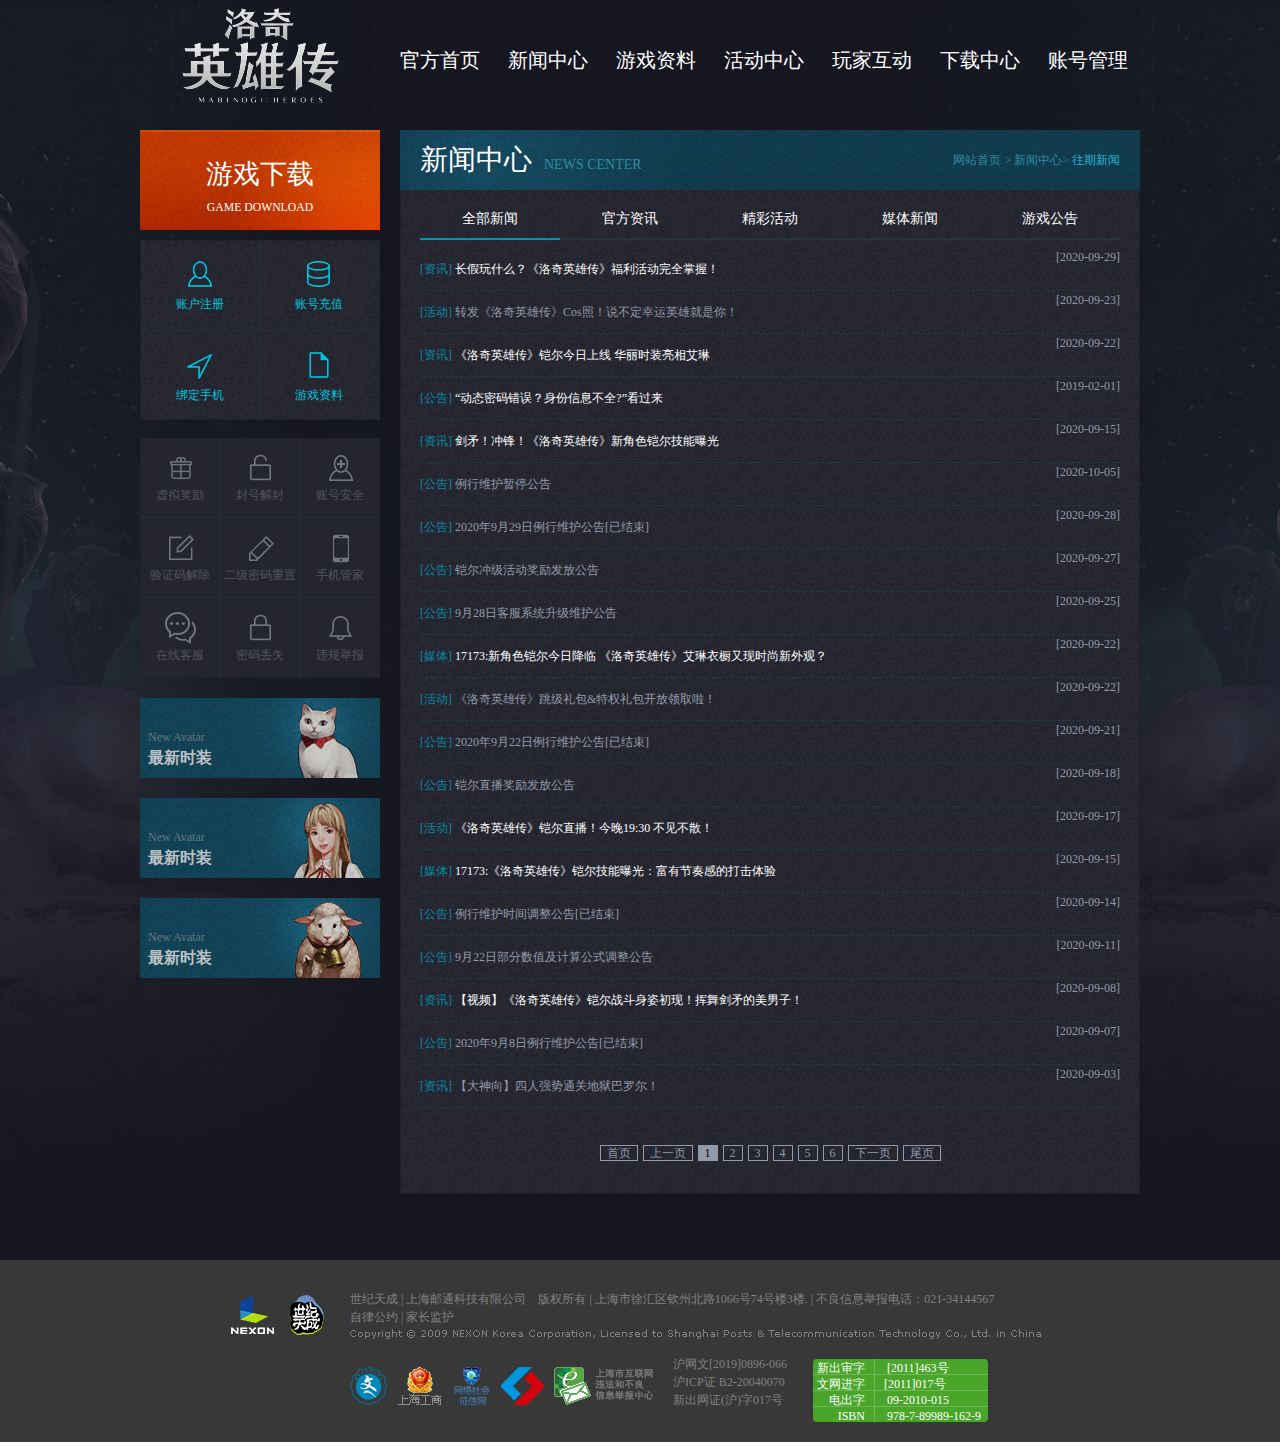
<file: 洛奇英雄传/html/news.html>
<!DOCTYPE html>
<html lang="en">

<head>
    <meta charset="UTF-8">
    <meta name="viewport" content="width=device-width, initial-scale=1.0">
    <title>新闻资讯</title>
    <link rel="stylesheet" href="../css/common.css">
    <link rel="stylesheet" href="../css/news.css">
</head>

<body>
    <section class="bg">
        <!-- 头部start -->
        <section class="header">
            <div class="main">
                <div class="left">
                </div>
                <div class="right">
                    <ul id="ul">
                        <li>
                            <a href="../html/index.html">官方首页</a>
                        </li>
                        <li>
                            <a href="../html/news.html">新闻中心</a>
                        </li>
                        <li>
                            <a href="#">游戏资料</a>
                        </li>
                        <li>
                            <a href="../html/activity.html">活动中心</a>
                        </li>
                        <li>
                            <a href="#">玩家互动</a>
                        </li>
                        <li>
                            <a href="#">下载中心</a>
                        </li>
                        <li>
                            <a href="#">账号管理</a>
                        </li>
                    </ul>
                </div>
            </div>
            <div class="menu" id="menu">
                <nav>
                    <div>
                        <ul>
                            <li>
                                <a href="#">全部新闻</a>
                            </li>
                            <li>
                                <a href="#">最新资讯</a>
                            </li>
                            <li>
                                <a href="#">更新公告</a>
                            </li>
                            <li>
                                <a href="#">媒体资讯</a>
                            </li>
                            <li>
                                <a href="#">热点活动</a>
                            </li>

                        </ul>
                        <ul>
                            <li>
                                <a href="#">游戏特色</a>
                            </li>
                            <li>
                                <a href="#">职业介绍</a>
                            </li>
                            <li>
                                <a href="#">版本介绍</a>
                            </li>
                            <li>
                                <a href="#">原生音乐</a>
                            </li>
                            <li>
                                <a href="#">剧情动画</a>
                            </li>
                            <li>
                                <a href="#">游戏资料</a>
                            </li>
                        </ul>
                        <ul>
                            <li>
                                <a href="#">活动列表</a>
                            </li>
                            <li>
                                <a href="#">虚拟领奖</a>
                            </li>
                            <li>
                                <a href="#">事物领奖</a>
                            </li>
                            <li>
                                <a href="#">网吧欢乐行</a>
                            </li>
                            <li>
                                <a href="#">官方直播</a>
                            </li>
                        </ul>
                        <ul>
                            <li>
                                <a href="#">新浪微博</a>
                            </li>
                            <li>
                                <a href="#">玩家论坛</a>
                            </li>
                            <li>
                                <a href="#">创作中心</a>
                            </li>
                            <li>
                                <a href="#">连载漫画</a>
                            </li>
                            <li>
                                <a href="#">玩家攻略</a>
                            </li>

                        </ul>
                        <ul>
                            <li>
                                <a href="#">精彩视频</a>
                            </li>
                            <li>
                                <a href="#">精美壁纸</a>
                            </li>
                            <li>
                                <a href="#">其他下载</a>
                            </li>
                            <li>
                                <a href="#">天成管家APP</a>
                            </li>
                        </ul>
                        <ul>
                            <li>
                                <a href="#">个人中心</a>
                            </li>
                            <li>
                                <a href="#">安全中心</a>
                            </li>
                            <li>
                                <a href="#">客服中心</a>
                            </li>
                            <li>
                                <a href="#">违规名单</a>
                            </li>
                        </ul>

                    </div>
                </nav>
            </div>
        </section>
        <!-- 头部end -->
        <!-- 主体内容start -->
        <section class="content">
            <div class="content_left">
                <div class="down">
                    <a href="#">
                        <h2>
                            游戏下载
                            <span>GAME DOWNLOAD</span>
                        </h2>
                    </a>
                </div>
                <div class="operation">
                    <ul>
                        <li>
                            <a href="#" class="register">
                                <em></em>
                                <span>账户注册</span>
                                <div class="bg"></div>
                            </a>
                        </li>
                        <li>
                            <a href="#" class="recharge">
                                <em></em>
                                <span>账号充值</span>
                                <div class="bg"></div>
                            </a>
                        </li>
                        <li>
                            <a href="#" class="bind">
                                <em></em>
                                <span>绑定手机</span>
                                <div class="bg"></div>
                            </a>
                        </li>
                        <li>
                            <a href="#" class="data">
                                <em></em>
                                <span>游戏资料</span>
                                <div class="bg"></div>
                            </a>
                        </li>
                    </ul>
                </div>
                <div class="list">
                    <ul>
                        <li>
                            <a href="#" class="reward">
                                <em></em>
                                <span>虚拟奖励</span>
                                <div class="bg"></div>
                            </a>
                        </li>
                        <li>
                            <a href="#" class="seal">
                                <em></em>
                                <span>封号解封</span>
                                <div class="bg"></div>
                            </a>
                        </li>
                        <li>
                            <a href="#" class="safe">
                                <em></em>
                                <span>账号安全</span>
                                <div class="bg"></div>
                            </a>
                        </li>
                        <li>
                            <a href="#" class="code">
                                <em></em>
                                <span>验证码解除</span>
                                <div class="bg"></div>
                            </a>
                        </li>
                        <li>
                            <a href="#" class="set">
                                <em></em>
                                <span>二级密码重置</span>
                                <div class="bg"></div>
                            </a>
                        </li>
                        <li>
                            <a href="#" class="iphone">
                                <em></em>
                                <span>手机管家</span>
                                <div class="bg"></div>
                            </a>
                        </li>
                        <li>
                            <a href="#" class="service">
                                <em></em>
                                <span>在线客服</span>
                                <div class="bg"></div>
                            </a>
                        </li>
                        <li>
                            <a href="#" class="password">
                                <em></em>
                                <span>密码丢失</span>
                                <div class="bg"></div>
                            </a>
                        </li>
                        <li>
                            <a href="#" class="report">
                                <em></em>
                                <span>违规举报</span>
                                <div class="bg"></div>
                            </a>
                        </li>
                    </ul>
                </div>
                <div class="new">
                    <ul>
                        <li>
                            <a href="#">
                                <img src="../images/left_img1.jpg" alt="">
                                <div class="text">
                                    <i></i>
                                    <span>New Avatar</span>
                                    <strong>最新时装</strong>
                                    <p>了解详情></p>
                                </div>
                            </a>
                        </li>
                        <li>
                            <a href="#">
                                <img src="../images/left_img2.jpg" alt="">
                                <div class="text">
                                    <i></i>
                                    <span>New Avatar</span>
                                    <strong>最新时装</strong>
                                    <p>了解详情></p>
                                </div>
                            </a>
                        </li>
                        <li>
                            <a href="#">
                                <img src="../images/left_img3.jpg" alt="">
                                <div class="text">
                                    <i></i>
                                    <span>New Avatar</span>
                                    <strong>最新时装</strong>
                                    <p>了解详情></p>
                                </div>
                            </a>
                        </li>
                    </ul>
                </div>
            </div>
            <div class="main">
                <div class="title">
                    <h3>
                        新闻中心
                        <span>NEWS CENTER</span>
                    </h3>
                    <div class="path">
                        <a href="#">网站首页</a> &gt;
                        <a href="#;">新闻中心</a>&gt;
                        <a href="#" class="on">往期新闻</a>
                    </div>
                </div>
                <div class="news">
                    <div class="nav">
                        <div class="nav-list">
                            <a href="javascript:;" class="on">全部新闻 <em></em></a>
                            <a href="javascript:;">官方资讯<em></em></a>
                            <a href="javascript:;">精彩活动<em></em></a>
                            <a href="javascript:;">媒体新闻<em></em></a>
                            <a href="javascript:;">游戏公告<em></em></a>
                        </div>
                    </div>
                    <div class="con">
                        <ul class="news-list1 on" style="display: block;">
                            <li><em><a href="#">[资讯]</a></em>
                                <span><a href="#">
                                        <font color="#e60000">长假玩什么？《洛奇英雄传》福利活动完全掌握！</font>
                                    </a></span><q>[2020-09-29]</q></li>

                            <li><em><a href="#">[活动]</a></em>
                                <span><a href="#">转发《洛奇英雄传》Cos照！说不定幸运英雄就是你！</a></span>
                                <q>[2020-09-23]</q>
                            </li>

                            <li><em><a href="#" target="_blank">[资讯]</a></em>
                                <span><a href="#">
                                        <font color="#f50000">《洛奇英雄传》铠尔今日上线 华丽时装亮相艾琳</font>
                                    </a></span><q>[2020-09-22]</q></li>

                            <li><em><a href="#">[公告]</a></em>
                                <span><a href="#">
                                        <font color="#ff2424">“动态密码错误？身份信息不全?”看过来</font>
                                    </a></span><q>[2019-02-01]</q></li>

                            <li><em><a href="#">[资讯]</a></em>
                                <span><a href="#">
                                        <font color="#ff0000">剑矛！冲锋！《洛奇英雄传》新角色铠尔技能曝光</font>
                                    </a></span><q>[2020-09-15]</q></li>

                            <li><em><a href="#">[公告]</a></em>
                                <span><a href="#">例行维护暂停公告</a></span><q>[2020-10-05]</q></li>

                            <li><em><a href="#">[公告]</a></em>
                                <span><a href="#">2020年9月29日例行维护公告[已结束]</a></span><q>[2020-09-28]</q></li>

                            <li><em><a href="#">[公告]</a></em>
                                <span><a href="#">铠尔冲级活动奖励发放公告</a></span><q>[2020-09-27]</q></li>

                            <li><em><a href="#">[公告]</a></em>
                                <span><a href="#">9月28日客服系统升级维护公告</a></span><q>[2020-09-25]</q></li>

                            <li><em><a href="#">[媒体]</a></em>
                                <span><a href="#">
                                        <font color="#e60000">17173:新角色铠尔今日降临 《洛奇英雄传》艾琳衣橱又现时尚新外观？</font>
                                    </a>
                                </span><q>[2020-09-22]</q></li>

                            <li><em><a href="#">[活动]</a></em>
                                <span><a href="#">《洛奇英雄传》跳级礼包&amp;特权礼包开放领取啦！</a>
                                </span><q>[2020-09-22]</q>
                            </li>

                            <li><em><a href="#">[公告]</a></em>
                                <span><a href="#">2020年9月22日例行维护公告[已结束]</a>
                                </span><q>[2020-09-21]</q>
                            </li>

                            <li><em><a href="#">[公告]</a></em>
                                <span><a href="#">铠尔直播奖励发放公告</a>
                                </span><q>[2020-09-18]</q>
                            </li>

                            <li><em><a href="#">[活动]</a></em>
                                <span><a href="#">
                                        <font color="#e60000">《洛奇英雄传》铠尔直播！今晚19:30 不见不散！</font>
                                    </a>
                                </span><q>[2020-09-17]</q>
                            </li>

                            <li><em><a href="#">[媒体]</a></em>
                                <span><a href="#">
                                        <font color="#ff0000">17173:《洛奇英雄传》铠尔技能曝光：富有节奏感的打击体验</font>
                                    </a>
                                </span><q>[2020-09-15]</q>
                            </li>

                            <li><em><a href="#">[公告]</a></em>
                                <span><a href="#">例行维护时间调整公告[已结束]</a>
                                </span><q>[2020-09-14]</q>
                            </li>

                            <li><em><a href="#">[公告]</a></em>
                                <span><a href="#">9月22日部分数值及计算公式调整公告</a>
                                </span><q>[2020-09-11]</q>
                            </li>

                            <li><em><a href="#">[资讯]</a></em>
                                <span><a href="#">
                                        <font color="#e60000">【视频】《洛奇英雄传》铠尔战斗身姿初现！挥舞剑矛的美男子！</font>
                                    </a>
                                </span><q>[2020-09-08]</q>
                            </li>

                            <li><em><a href="#">[公告]</a></em>
                                <span><a href="#">2020年9月8日例行维护公告[已结束]</a>
                                </span><q>[2020-09-07]</q>
                            </li>

                            <li><em><a href="#">[资讯]</a></em>
                                <span><a href="#">【大神向】四人强势通关地狱巴罗尔！</a>
                                </span><q>[2020-09-03]</q>
                            </li>
                        </ul>
                        <ul class="news-list2" style="display: none;">

                            <li><em><a href="#">[活动]</a></em>
                                <span><a href="#">转发《洛奇英雄传》Cos照！说不定幸运英雄就是你！</a></span>
                                <q>[2020-09-23]</q>
                            </li>

                            <li><em><a href="#" target="_blank">[资讯]</a></em>
                                <span><a href="#">
                                        <font color="#f50000">《洛奇英雄传》铠尔今日上线 华丽时装亮相艾琳</font>
                                    </a></span><q>[2020-09-22]</q></li>

                            <li><em><a href="#">[公告]</a></em>
                                <span><a href="#">
                                        <font color="#ff2424">“动态密码错误？身份信息不全?”看过来</font>
                                    </a></span><q>[2019-02-01]</q></li>

                            <li><em><a href="#">[资讯]</a></em>
                                <span><a href="#">
                                        <font color="#ff0000">剑矛！冲锋！《洛奇英雄传》新角色铠尔技能曝光</font>
                                    </a></span><q>[2020-09-15]</q></li>

                            <li><em><a href="#">[公告]</a></em>
                                <span><a href="#">例行维护暂停公告</a></span><q>[2020-10-05]</q></li>

                            <li><em><a href="#">[公告]</a></em>
                                <span><a href="#">2020年9月29日例行维护公告[已结束]</a></span><q>[2020-09-28]</q></li>

                            <li><em><a href="#">[公告]</a></em>
                                <span><a href="#">铠尔冲级活动奖励发放公告</a></span><q>[2020-09-27]</q></li>

                            <li><em><a href="#">[公告]</a></em>
                                <span><a href="#">9月28日客服系统升级维护公告</a></span><q>[2020-09-25]</q></li>

                            <li><em><a href="#">[媒体]</a></em>
                                <span><a href="#">
                                        <font color="#e60000">17173:新角色铠尔今日降临 《洛奇英雄传》艾琳衣橱又现时尚新外观？</font>
                                    </a>
                                </span><q>[2020-09-22]</q></li>

                            <li><em><a href="#">[活动]</a></em>
                                <span><a href="#">《洛奇英雄传》跳级礼包&amp;特权礼包开放领取啦！</a>
                                </span><q>[2020-09-22]</q>
                            </li>

                            <li><em><a href="#">[公告]</a></em>
                                <span><a href="#">2020年9月22日例行维护公告[已结束]</a>
                                </span><q>[2020-09-21]</q>
                            </li>

                            <li><em><a href="#">[公告]</a></em>
                                <span><a href="#">铠尔直播奖励发放公告</a>
                                </span><q>[2020-09-18]</q>
                            </li>

                            <li><em><a href="#">[活动]</a></em>
                                <span><a href="#">
                                        <font color="#e60000">《洛奇英雄传》铠尔直播！今晚19:30 不见不散！</font>
                                    </a>
                                </span><q>[2020-09-17]</q>
                            </li>

                            <li><em><a href="#">[媒体]</a></em>
                                <span><a href="#">
                                        <font color="#ff0000">17173:《洛奇英雄传》铠尔技能曝光：富有节奏感的打击体验</font>
                                    </a>
                                </span><q>[2020-09-15]</q>
                            </li>

                            <li><em><a href="#">[公告]</a></em>
                                <span><a href="#">例行维护时间调整公告[已结束]</a>
                                </span><q>[2020-09-14]</q>
                            </li>

                            <li><em><a href="#">[公告]</a></em>
                                <span><a href="#">9月22日部分数值及计算公式调整公告</a>
                                </span><q>[2020-09-11]</q>
                            </li>

                            <li><em><a href="#">[资讯]</a></em>
                                <span><a href="#">
                                        <font color="#e60000">【视频】《洛奇英雄传》铠尔战斗身姿初现！挥舞剑矛的美男子！</font>
                                    </a>
                                </span><q>[2020-09-08]</q>
                            </li>

                            <li><em><a href="#">[公告]</a></em>
                                <span><a href="#">2020年9月8日例行维护公告[已结束]</a>
                                </span><q>[2020-09-07]</q>
                            </li>

                            <li><em><a href="#">[资讯]</a></em>
                                <span><a href="#">【大神向】四人强势通关地狱巴罗尔！</a>
                                </span><q>[2020-09-03]</q>
                            </li>
                        </ul>
                        <ul class="news-list3" style="display: none;">
                            <li><em><a href="#">[公告]</a></em>
                                <span><a href="#">
                                        <font color="#ff2424">“动态密码错误？身份信息不全?”看过来</font>
                                    </a></span><q>[2019-02-01]</q></li>

                            <li><em><a href="#">[资讯]</a></em>
                                <span><a href="#">
                                        <font color="#ff0000">剑矛！冲锋！《洛奇英雄传》新角色铠尔技能曝光</font>
                                    </a></span><q>[2020-09-15]</q></li>
                                    <li><em><a href="#">[资讯]</a></em>
                                        <span><a href="#">
                                                <font color="#e60000">长假玩什么？《洛奇英雄传》福利活动完全掌握！</font>
                                            </a></span><q>[2020-09-29]</q></li>
        
                                    <li><em><a href="#">[活动]</a></em>
                                        <span><a href="#">转发《洛奇英雄传》Cos照！说不定幸运英雄就是你！</a></span>
                                        <q>[2020-09-23]</q>
                                    </li>
        
                                    <li><em><a href="#" target="_blank">[资讯]</a></em>
                                        <span><a href="#">
                                                <font color="#f50000">《洛奇英雄传》铠尔今日上线 华丽时装亮相艾琳</font>
                                            </a></span><q>[2020-09-22]</q></li>
        

                            <li><em><a href="#">[公告]</a></em>
                                <span><a href="#">例行维护暂停公告</a></span><q>[2020-10-05]</q></li>

                            <li><em><a href="#">[公告]</a></em>
                                <span><a href="#">2020年9月29日例行维护公告[已结束]</a></span><q>[2020-09-28]</q></li>

                            <li><em><a href="#">[公告]</a></em>
                                <span><a href="#">铠尔冲级活动奖励发放公告</a></span><q>[2020-09-27]</q></li>

                            <li><em><a href="#">[公告]</a></em>
                                <span><a href="#">9月28日客服系统升级维护公告</a></span><q>[2020-09-25]</q></li>

                            <li><em><a href="#">[媒体]</a></em>
                                <span><a href="#">
                                        <font color="#e60000">17173:新角色铠尔今日降临 《洛奇英雄传》艾琳衣橱又现时尚新外观？</font>
                                    </a>
                                </span><q>[2020-09-22]</q></li>

                            <li><em><a href="#">[活动]</a></em>
                                <span><a href="#">《洛奇英雄传》跳级礼包&amp;特权礼包开放领取啦！</a>
                                </span><q>[2020-09-22]</q>
                            </li>

                            <li><em><a href="#">[公告]</a></em>
                                <span><a href="#">2020年9月22日例行维护公告[已结束]</a>
                                </span><q>[2020-09-21]</q>
                            </li>

                            <li><em><a href="#">[公告]</a></em>
                                <span><a href="#">铠尔直播奖励发放公告</a>
                                </span><q>[2020-09-18]</q>
                            </li>

                            <li><em><a href="#">[活动]</a></em>
                                <span><a href="#">
                                        <font color="#e60000">《洛奇英雄传》铠尔直播！今晚19:30 不见不散！</font>
                                    </a>
                                </span><q>[2020-09-17]</q>
                            </li>

                            <li><em><a href="#">[媒体]</a></em>
                                <span><a href="#">
                                        <font color="#ff0000">17173:《洛奇英雄传》铠尔技能曝光：富有节奏感的打击体验</font>
                                    </a>
                                </span><q>[2020-09-15]</q>
                            </li>

                            <li><em><a href="#">[公告]</a></em>
                                <span><a href="#">例行维护时间调整公告[已结束]</a>
                                </span><q>[2020-09-14]</q>
                            </li>

                            <li><em><a href="#">[公告]</a></em>
                                <span><a href="#">9月22日部分数值及计算公式调整公告</a>
                                </span><q>[2020-09-11]</q>
                            </li>

                            <li><em><a href="#">[资讯]</a></em>
                                <span><a href="#">
                                        <font color="#e60000">【视频】《洛奇英雄传》铠尔战斗身姿初现！挥舞剑矛的美男子！</font>
                                    </a>
                                </span><q>[2020-09-08]</q>
                            </li>

                            <li><em><a href="#">[公告]</a></em>
                                <span><a href="#">2020年9月8日例行维护公告[已结束]</a>
                                </span><q>[2020-09-07]</q>
                            </li>

                            <li><em><a href="#">[资讯]</a></em>
                                <span><a href="#">【大神向】四人强势通关地狱巴罗尔！</a>
                                </span><q>[2020-09-03]</q>
                            </li>
                        </ul>
                        <ul class="news-list4" style="display: none;">
                            <li><em><a href="#">[公告]</a></em>
                                <span><a href="#">9月28日客服系统升级维护公告</a></span><q>[2020-09-25]</q></li>

                            <li><em><a href="#">[媒体]</a></em>
                                <span><a href="#">
                                        <font color="#e60000">17173:新角色铠尔今日降临 《洛奇英雄传》艾琳衣橱又现时尚新外观？</font>
                                    </a>
                                </span><q>[2020-09-22]</q></li>
                            <li><em><a href="#">[资讯]</a></em>
                                <span><a href="#">
                                        <font color="#e60000">长假玩什么？《洛奇英雄传》福利活动完全掌握！</font>
                                    </a></span><q>[2020-09-29]</q></li>

                            <li><em><a href="#">[活动]</a></em>
                                <span><a href="#">转发《洛奇英雄传》Cos照！说不定幸运英雄就是你！</a></span>
                                <q>[2020-09-23]</q>
                            </li>

                            <li><em><a href="#" target="_blank">[资讯]</a></em>
                                <span><a href="#">
                                        <font color="#f50000">《洛奇英雄传》铠尔今日上线 华丽时装亮相艾琳</font>
                                    </a></span><q>[2020-09-22]</q></li>

                            <li><em><a href="#">[公告]</a></em>
                                <span><a href="#">
                                        <font color="#ff2424">“动态密码错误？身份信息不全?”看过来</font>
                                    </a></span><q>[2019-02-01]</q></li>

                            <li><em><a href="#">[资讯]</a></em>
                                <span><a href="#">
                                        <font color="#ff0000">剑矛！冲锋！《洛奇英雄传》新角色铠尔技能曝光</font>
                                    </a></span><q>[2020-09-15]</q></li>

                            <li><em><a href="#">[公告]</a></em>
                                <span><a href="#">例行维护暂停公告</a></span><q>[2020-10-05]</q></li>

                            <li><em><a href="#">[公告]</a></em>
                                <span><a href="#">2020年9月29日例行维护公告[已结束]</a></span><q>[2020-09-28]</q></li>

                            <li><em><a href="#">[公告]</a></em>
                                <span><a href="#">铠尔冲级活动奖励发放公告</a></span><q>[2020-09-27]</q></li>


                            <li><em><a href="#">[活动]</a></em>
                                <span><a href="#">《洛奇英雄传》跳级礼包&amp;特权礼包开放领取啦！</a>
                                </span><q>[2020-09-22]</q>
                            </li>

                            <li><em><a href="#">[公告]</a></em>
                                <span><a href="#">2020年9月22日例行维护公告[已结束]</a>
                                </span><q>[2020-09-21]</q>
                            </li>

                            <li><em><a href="#">[公告]</a></em>
                                <span><a href="#">铠尔直播奖励发放公告</a>
                                </span><q>[2020-09-18]</q>
                            </li>

                            <li><em><a href="#">[活动]</a></em>
                                <span><a href="#">
                                        <font color="#e60000">《洛奇英雄传》铠尔直播！今晚19:30 不见不散！</font>
                                    </a>
                                </span><q>[2020-09-17]</q>
                            </li>

                            <li><em><a href="#">[媒体]</a></em>
                                <span><a href="#">
                                        <font color="#ff0000">17173:《洛奇英雄传》铠尔技能曝光：富有节奏感的打击体验</font>
                                    </a>
                                </span><q>[2020-09-15]</q>
                            </li>

                            <li><em><a href="#">[公告]</a></em>
                                <span><a href="#">例行维护时间调整公告[已结束]</a>
                                </span><q>[2020-09-14]</q>
                            </li>

                            <li><em><a href="#">[公告]</a></em>
                                <span><a href="#">9月22日部分数值及计算公式调整公告</a>
                                </span><q>[2020-09-11]</q>
                            </li>

                            <li><em><a href="#">[资讯]</a></em>
                                <span><a href="#">
                                        <font color="#e60000">【视频】《洛奇英雄传》铠尔战斗身姿初现！挥舞剑矛的美男子！</font>
                                    </a>
                                </span><q>[2020-09-08]</q>
                            </li>

                            <li><em><a href="#">[公告]</a></em>
                                <span><a href="#">2020年9月8日例行维护公告[已结束]</a>
                                </span><q>[2020-09-07]</q>
                            </li>

                            <li><em><a href="#">[资讯]</a></em>
                                <span><a href="#">【大神向】四人强势通关地狱巴罗尔！</a>
                                </span><q>[2020-09-03]</q>
                            </li>
                        </ul>
                        <ul class="news-list5" style="display: none;">
                            <li><em><a href="#">[资讯]</a></em>
                                <span><a href="#">
                                        <font color="#e60000">长假玩什么？《洛奇英雄传》福利活动完全掌握！</font>
                                    </a></span><q>[2020-09-29]</q></li>

                            <li><em><a href="#">[活动]</a></em>
                                <span><a href="#">转发《洛奇英雄传》Cos照！说不定幸运英雄就是你！</a></span>
                                <q>[2020-09-23]</q>
                            </li>

                            <li><em><a href="#" target="_blank">[资讯]</a></em>
                                <span><a href="#">
                                        <font color="#f50000">《洛奇英雄传》铠尔今日上线 华丽时装亮相艾琳</font>
                                    </a></span><q>[2020-09-22]</q></li>

                            <li><em><a href="#">[公告]</a></em>
                                <span><a href="#">
                                        <font color="#ff2424">“动态密码错误？身份信息不全?”看过来</font>
                                    </a></span><q>[2019-02-01]</q></li>

                            <li><em><a href="#">[资讯]</a></em>
                                <span><a href="#">
                                        <font color="#ff0000">剑矛！冲锋！《洛奇英雄传》新角色铠尔技能曝光</font>
                                    </a></span><q>[2020-09-15]</q></li>

                            <li><em><a href="#">[公告]</a></em>
                                <span><a href="#">例行维护暂停公告</a></span><q>[2020-10-05]</q></li>

                            <li><em><a href="#">[公告]</a></em>
                                <span><a href="#">2020年9月29日例行维护公告[已结束]</a></span><q>[2020-09-28]</q></li>

                            <li><em><a href="#">[公告]</a></em>
                                <span><a href="#">铠尔冲级活动奖励发放公告</a></span><q>[2020-09-27]</q></li>

                            <li><em><a href="#">[公告]</a></em>
                                <span><a href="#">9月28日客服系统升级维护公告</a></span><q>[2020-09-25]</q></li>

                            <li><em><a href="#">[媒体]</a></em>
                                <span><a href="#">
                                        <font color="#e60000">17173:新角色铠尔今日降临 《洛奇英雄传》艾琳衣橱又现时尚新外观？</font>
                                    </a>
                                </span><q>[2020-09-22]</q></li>

                            <li><em><a href="#">[活动]</a></em>
                                <span><a href="#">《洛奇英雄传》跳级礼包&amp;特权礼包开放领取啦！</a>
                                </span><q>[2020-09-22]</q>
                            </li>

                            <li><em><a href="#">[公告]</a></em>
                                <span><a href="#">2020年9月22日例行维护公告[已结束]</a>
                                </span><q>[2020-09-21]</q>
                            </li>

                            <li><em><a href="#">[公告]</a></em>
                                <span><a href="#">铠尔直播奖励发放公告</a>
                                </span><q>[2020-09-18]</q>
                            </li>

                            <li><em><a href="#">[活动]</a></em>
                                <span><a href="#">
                                        <font color="#e60000">《洛奇英雄传》铠尔直播！今晚19:30 不见不散！</font>
                                    </a>
                                </span><q>[2020-09-17]</q>
                            </li>

                            <li><em><a href="#">[媒体]</a></em>
                                <span><a href="#">
                                        <font color="#ff0000">17173:《洛奇英雄传》铠尔技能曝光：富有节奏感的打击体验</font>
                                    </a>
                                </span><q>[2020-09-15]</q>
                            </li>

                            <li><em><a href="#">[公告]</a></em>
                                <span><a href="#">例行维护时间调整公告[已结束]</a>
                                </span><q>[2020-09-14]</q>
                            </li>

                            <li><em><a href="#">[公告]</a></em>
                                <span><a href="#">9月22日部分数值及计算公式调整公告</a>
                                </span><q>[2020-09-11]</q>
                            </li>

                            <li><em><a href="#">[资讯]</a></em>
                                <span><a href="#">
                                        <font color="#e60000">【视频】《洛奇英雄传》铠尔战斗身姿初现！挥舞剑矛的美男子！</font>
                                    </a>
                                </span><q>[2020-09-08]</q>
                            </li>

                            <li><em><a href="#">[公告]</a></em>
                                <span><a href="#">2020年9月8日例行维护公告[已结束]</a>
                                </span><q>[2020-09-07]</q>
                            </li>

                            <li><em><a href="#">[资讯]</a></em>
                                <span><a href="#">【大神向】四人强势通关地狱巴罗尔！</a>
                                </span><q>[2020-09-03]</q>
                            </li>
                        </ul>
                        <div class="mh-page">
                            <div class="page">
                                <span title="首页">首页</span>
                                <span title="上一页">上一页</span>
                                <span class="now">1</span>
                                <a href="#">2</a>
                                <a href="#">3</a>
                                <a href="#">4</a>
                                <a href="#">5</a>
                                <a href="#">6</a>
                                <a href="#" title="下一页">下一页</a>
                                <a href="#" title="尾页">尾页</a>
                            </div>
                        </div>
                    </div>
                </div>
            </div>
        </section>
    </section>
    <!-- 尾部start -->
    <section class="footer">
        <div class="wrap clearfix">
            <div class="logoF">
                <img width="94" height="47" alt="" src="../images/mh_mhlogo.png">
            </div>
            <div class="copyrightF r">
                <p>世纪天成 | 上海邮通科技有限公司　版权所有 | 上海市徐汇区钦州北路1066号74号楼3楼. | 不良信息举报电话：021-34144567 <br>
                    <a href="#">自律公约</a> | <a href="#">家长监护</a>
                </p>
                <p class="cptext">
                    <img src="../images/mh_mhtext1.png"></p>
                <hr>
            </div>
            <div class="icp clearfix r">
                <a class="ccm l" title="互联网文化经营单位" href="#">
                    <img alt="" src="../images/mh_ccm.png" width="37" height="38">
                </a>
                <a class="shgs l" title="上海工商" href="#">
                    <img alt="上海工商" src="../images/mh_shgs.png">
                </a><a class="icpzxw l" title="网络社会征信网" href="#">
                    <img alt="网络社会征信网" src="../images/mh_zxw.png">
                </a><a class="zywxb l" title="中央网信办" href="#" target="_blank">
                    <img alt="中央网信办" src="../images/mh_zywxb.png">
                </a><a class="shjbzx l" title="上海市互联网违法和不良信息举报中心" href="#">
                    <img width="99" height="38" alt="" src="../images/mh_shjbzx.png">
                </a>
                <p class="xcwz l"><a href="#">
                        沪网文[2019]0896-066</a>
                    <a href="#">沪ICP证 B2-20040070</a>
                    <a href="#">
                        新出网证(沪)字017号</a></p>
                <ul class="isbn l">
                    <li><strong>新出审字</strong>
                        <span>[2011]463号</span></li>
                    <li><strong>文网进字</strong><span>[2011]017号</span>
                    </li>
                    <li>
                        <strong>电出字</strong>
                        <span>09-2010-015</span>
                    </li>
                    <li><strong>ISBN</strong>
                        <span>978-7-89989-162-9</span>
                    </li>
                </ul>
            </div>
        </div>
    </section>
    <!-- 尾部end -->
</body>
<script src="../js/news.js"></script>
<script src="../js/index.js"></script>
</html>
</file>
<file: 洛奇英雄传/css/index.css>
/* 轮播实现 */
.content{
    width: 1000px;
    height: 1600px;
    margin: 20px auto 0;
   

}
.content_Af {
    width: 740px;
    height: 290px;
    float: right;
    position: relative;

}
.content_Af .banner1,
.content_Af .banner2{
    width: 740px;
    height: 290px;
    float: right;
    position: relative;


}
.content_Af .div_img {
    width: 740px;
    height: 290px;
    /* display: none; */
    position: absolute;
    top: 0;
    left: 0;
    overflow: hidden;
}
.content_Af .img2 {
    width: 740px;
    height: 290px;
    /* display: none; */
    position: absolute;
    top: 0;
    left: 0;
    overflow: hidden;
}

.content_Af ul {
    width: 10000px;
    height: 290px;
    position: relative;

}

.content_Af ul li {
    width: 740px;
    height: 290px;
    float: left;
    /* position: absolute;
    left: 0;
    top: 0; */

}

.content_Af .dot {
    position: absolute;
    top: 272px;
    right: 20px;
}

.content_Af .dot div {
    width: 20px;
    height: 6px;
    background: #fff;
    float: left;
    text-indent: -9999px;
    margin-left: 11px;

}

.content_Af .dot .on {
    background-color: #0097b7;
}

.content_Af .nav_btn {
    width: 132px;
    height: 23px;
    position: absolute;
    top: 0;
    right: 0;
}

.content_Af .nav_btn a {
    width: 66px;
    height: 23px;
    line-height: 23px;
    float: left;
    background: #343438;
    font-size: 14px;
    text-align: center;
    color: #fff;
    font-weight: bold;
}

/* .content_Af .nav_btn a btn {
    background-color: #0097b7;
} */
.content_Af .nav_btn a.on {
    background: #1c6076;
}

/* B层样式 */
.content_Bf {
    width: 740px;
    height: 238px;
    float: left;
    margin-top: 18px;
    
}

.content_Bf .news,
.content_Df .method{
    width: 508px;
    height: 238px;
    border: 1px solid #222225;
    background: #24252e;
    overflow: hidden;
    float: left;
   
}

.content_Bf .news .news_nav,
.content_Df .method .method_nav {
    width: 470px;
    height: 39px;
    margin: 0 auto 10px;
    border-bottom: 2px solid #34353d;

}

.content_Bf .news .news_nav li,
.content_Df .method .method_nav li {
    width: 70px;
    height: 39px;
    float: left;
    position: relative;
}

.content_Bf .news .news_nav li a,
.content_Df .method .method_nav li a {
    width: 70px;
    height: 39px;
    line-height: 37px;
    font-size: 14px;
    display: block;
    color: #848a98;
    text-align: center;
    font-weight: bold;
}

.content_Bf .news .news_nav li a.on,
.content_Df .method .method_nav li a.on {
    color: #00c2df;
}

.content_Bf .news .news_nav li a em,
.content_Df .method .method_nav li a em {
    height: 2px;
    background: #34353d;
    display: block;
    transform: scale(0, 0);
    overflow: hidden;
    position: relative;
    top: 2px;
    left: 0px;
}

.content_Bf .news .news_nav li a.on em,
.content_Df .method .method_nav li a.on em{
    transform: scale(1, 1);
    background: #00c2df;
}

.content_Bf .news .news_nav li a.more,
.content_Df .method .method_nav li a.more {
    width: 50px;
    line-height: 37px;
    color: #848a98;
    font-weight: bold;
    margin-left: 60px;
}
.content_Bf  .news_list,
.content_Df  .method_list{
    width: 470px;
    margin: 0 auto;
    color: #6f7581;
}
.content_Bf .news_list .news_list_ul1{
    display: block;
}
.content_Df .method_list .method_list1{
    display: block;
}
.content_Bf .news_list .news_list_ul2{
    display: block;
}
.news_list  ul li,
.method_list  ul li{
    width: 470px;
    height: 31px;
    line-height: 30px;
    float: left;
}
.news_list  ul li a,
.method_list ul li a{
    color: #6f7581;
    float: left;
    margin-right: 3px;
}
.news_list  ul li span,
.method_list ul li span{
    float: right;
}
.news_list  ul li a:hover.target,
.method_list ul li a:hover.target{
    color: #fff;
    transition: all 0.3s ease-in-out 0s;
}
.content_Bf .live{
    width: 210px;
    height: 240px;
    float: right;
}
/* C层样式 */
.content_Cf{
    width: 740px;
    height: 420px;
    float: left;
    margin-top: 22px;
    
}
.content_Cf .role{
    width: 738px;
    height: 416px;
    border: 1px solid #222225;
    background: url(../images/bg_role.jpg) no-repeat;
    position: relative;
    overflow: hidden; 
    
}
.content_Cf .role .role-box {
    width: 666px;
    height: 75px;
    overflow: hidden;
    position: absolute;
    top: 321px;
    left: 39px;
}
.content_Cf .role .role-btn {
    width: 1265px;
    height: 65px;
    position: relative;
    z-index: 3;
    
}
.content_Cf .role .role-btn li {
    width: 65px;
    height: 65px;
    text-indent: -9999px;
    float: left;
    margin-right: 10px;
}
.content_Cf .role .role-btn li a {
    width: 63px;
    height: 63px;
    border: 1px solid #838b99;
    display: block;
    background: url(../images/role.jpg) no-repeat;
}
.content_Cf .role .role-btn li a:hover, 
.content_Cf .role .role-btn li a.on {
    border: 1px solid #00c2df;
}
.content_Cf .role .role-btn .kael a:hover, 
.content_Cf .role .role-btn .kael a.on {
    background-position: -63px -1008px;
}

.content_Cf .role .role-btn .lethor a:hover, 
.content_Cf .role .role-btn .lethor a.on {
    background-position: -63px -946px;
}
.content_Cf .role .role-btn .lethor a {
    background-position: 0 -946px;
}

.content_Cf .role .role-btn .bel a:hover, 
.content_Cf .role .role-btn .bel a.on {
    background-position: -63px -882px;
}
.content_Cf .role .role-btn .bel a {
    background-position: 0 -882px;
}

.content_Cf .role .role-btn .miul a:hover, 
.content_Cf .role .role-btn .miul a.on {
    background-position: -63px -819px;
}
.content_Cf .role .role-btn .miul a {
    background-position: 0 -819px;
}

.content_Cf .role .role-btn .grimden a:hover, 
.content_Cf .role .role-btn .grimden a.on {
    background-position: -63px 0;
}
.content_Cf .role .role-btn .grimden a {
    background-position: 0 0;
}
.content_Cf .role .role-btn .miri a:hover, 
.content_Cf .role .role-btn .miri a.on {
    background-position: -63px -63px;
}
.content_Cf .role .role-btn .miri a {
    background-position: 0 -63px;
}
.content_Cf .role .role-btn .delia a:hover, 
.content_Cf .role .role-btn .delia a.on {
    background-position: -63px -126px;
}
.content_Cf .role .role-btn .delia a {
    background-position: 0 -126px;
}
.content_Cf .role .role-btn .hagie a:hover, 
.content_Cf .role .role-btn .hagie a.on {
    background-position: -63px -189px;
}
.content_Cf .role .role-btn .hagie a {
    background-position: 0 -189px;
}
.content_Cf .role .role-btn .arisha a:hover, 
.content_Cf .role .role-btn .arisha a.on {
    background-position: -63px -252px;
}
.content_Cf .role .role-btn .arisha a {
    background-position: 0 -252px;
}
.content_Cf .role .role-show .role-txt {
    width: 300px;
    position: absolute;
    top: 60px;
    left: 39px;
    z-index: 2;
    transition: all 0.5s;
}
.content_Cf .role .role-show .role-txt h3{
    width: 280px;
    height: 55px;
    font-size: 31px;
    color: #00c2df;
    border-bottom: 1px solid #50576e;
    display: inline-block;
    letter-spacing: 2px;
    line-height: 52px;
    margin-bottom: 15px;
}
.content_Cf .role .role-show .role-txt p {
    color: #838b99;
    font-size: 14px;
    line-height: 18px;
}
.content_Cf .role .role-show .role-txt span{
    display: block;
    font-size: 18px;
    color: white;
    margin:15px 0 30px 0;
}
.content_Cf .role .role-show .role-txt a{
    width: 87px;
    height: 24px;
    font-size: 14px;
    line-height: 24px;
    color: #848a96;
    border: 1px solid #515669;
    display: block;
    text-align: center;
}
.content_Cf .role .role-show .on .role-pic{
    opacity: 1;
    right: 0;
}
.content_Cf .role .role-show  .role-pic{
    width: 516px;
    height: 418px;
    opacity: 0; 
     right: -120px;
    position: absolute;
    top: 0;
    z-index: 1;
}
/* D层样式 */
.content_Df{
    width: 510px;
    height: 240px;
    float: left;
    background-color: lavender;
    margin-top: 20px;
}
.content_Df .method .method_nav li a.more{
    margin-left: 340px;
}
.content_Df_right{
    width: 210px;
    height: 240px;
    margin-top: 20px;
    float: right;


}
.content_Df_right .write{
    width: 208px;
    height: 238px;
    background: #24252e;
    border: 1px solid #222225;
    color: #fff;
}
.content_Df_right .write .write_nav{
    width: 170px;
    height: 39px;
    margin: 0 auto 25px;
    border-bottom: 2px solid #34353d;
}
.content_Df_right .write .write_nav li{
    width: 70px;
    height: 39px;
    float: left;
    position: relative;
}
.write .write_nav li a{
    width: 70px;
    height: 39px;
    line-height: 37px;
    font-size: 14px;
    display: block;
    color: #848a98;
    text-align: center;
    font-weight: bold;
}
.write .write_nav li a.on{
    color: #00c2df;
}
.write .write_nav li a em{
    width: 70px;
    height: 2px;
    background: #34353d;
    display: block;
    -webkit-transform: scale(0,0);
    transform: scale(0,0);
    overflow: hidden;
    position: absolute;
    top: 39px;
    left: 0;
}
.write .write_nav li a.on em{
    transform: scale(1,1);
    background: #00c2df;
}
.write .write_nav li a.more{
    width: 50px;
    line-height: 37px;
    color: #848a98;
    font-weight: bold;
    font-size: 18px;
    margin-left: 65px;
}
.write .write_pic{
    width: 170px;
    font-size: 12px;
    margin: 0 0 0 20px;

}
.write_con {
    height: 170px;
    position: relative;
    overflow: hidden;
}
.write_con .write_list {
    width: 10000px;
    height: 154px;
    position: relative;
    /* top: 0;
    left: 0;
    display: none; */
}
.write_con .img {
    width: 170px;
    height: 96px;
    margin: 0 auto 10px;
    position: relative;
}
.write_con .img img {
    width: 170px;
    height: 96px;
}
.write_con .text {
    text-align: center;
    line-height: 18px;
}
.write_con a {
    color: #fff;
    float: left;
   
} 
.write_btn {
    width: 60px;
    margin: 0 auto;
}
.write_btn span{
    float: left;
    width: 10px;
    height: 10px;
    margin: 0 5px;
    text-indent: -9999px;
    border-radius: 50%;
    background: #848a98;
}
.write_btn span.on{
    background: #00c2df;
}
/* E层样式 */
.content_Ef{
    width: 1000px;
    height: 190px;
    margin-top: 20px;
    float: left;
}
.content_Ef ul{
    width: 977px;
    height: 170px;
    background: #24252e;
    border: 1px solid #222225;
    padding: 18px 11px 0;
    overflow: hidden;
}
.content_Ef ul li{
    width: 220px;
    height: 150px;
    float: left;
    margin: 0 12px;
    display: inline;
}
.content_Ef ul li a{
    width: 220px;
    height: 150px;
    display: block;
    position: relative;
    overflow: hidden;
}
.content_Ef ul li a img{
    transition: all ease-out; 
}
.content_Ef ul li a .bg{
    width: 220px;
    height: 150px;
    position: absolute;
    top: 0;
    left: 0;
    background: #000;
    filter: Alpha(Opacity=50);
    opacity: 0.5;
    transition: all 0.2s ease-out 0s;
}
.content_Ef ul li a b{
    width: 220px;
    height: 30px;
    line-height: 30px;
    position: absolute;
    top: 60px;
    left: 0;
    font-size: 18px;
    color: #fff;
    display: block;
    text-align: center;
    font-weight: bold;
    transition: all 0.2s ease-out 0s;
}
.content_Ef ul li a:hover .bg{
    background: none;
}
.healthy{
    width: 998px;
    height: 58px;
    float: left;
    background: #24252e;
    border: 1px solid #222225;
    margin-top: 20px;
}
.healthy p {
    text-align: center;
    color: #6f7581;
    line-height: 25px;
}
.healthy p span {
    color: #00c2df;
}
</file>
<file: 洛奇英雄传/css/common.css>
*{
    margin: 0;
    padding: 0;
    list-style: none;
    font-size: 15px;
    font: 12px/1.5 Microsoft Yahei;
    text-decoration-line: none;
}

h1, h2, h3, h4, h5, h6 {
    font-size: 18px;
}

.clear:after {
    content: '';
    display: block;
    clear: both;
}

/*-----公共结构样式-----*/
.bg{
    position: relative;
    /* margin: 0 auto; */
    background:no-repeat #15161f url(../images/bg_body.jpg) center top;  
    /* background-size: 1350px 950px;
     */

}
.header{
    width:100%;
    min-width: 1000px;
    height: 110px;
   
}

.footer{
    width: 100%;
    min-width: 1000px;
    height: 182px;
    background: #383838;
    padding: 0;
    font-family: Cambria, Cochin, Georgia, Times, 'Times New Roman', serif;
    color: #818181;
    width: 100%;
    clear: both;
    padding: 0;
    position: relative;
    text-align: left;
    display: inline-block;
}
.footer .wrap{
    margin: 30px auto 0;
    padding: 0 0 20px 0;
    width: 980px;
    text-align: left;
    position: relative;
}
.footer .logoF {
    width: 94px;
    overflow: hidden;
    position: absolute;
    top: 0;
    left: 80px;
}
.footer .wrap {
    margin: 30px auto 0;
    padding: 0 0 20px 0;
    width: 980px;
    text-align: left;
    position: relative;
}
.footer .copyrightF {
    width: 780px;
    height: 60px;
    overflow: hidden;
    margin-bottom: 5px;
    float: right;
}
.footer .copyrightF .cptext {
    width: 700px;
    padding: 3px 0 5px 0;
    border-bottom: 1px solid #4f4f4f;
}
.footer p {
    margin: 0;
    padding: 0;
}
.footer a:link, 
.footer a:visited, 
.footer a:active {
    color: #818181;
    text-decoration: none;
}
.footer .copyrightF .cptext {
    width: 700px;
    padding: 0px 0 7px 0;
    border-bottom: 1px solid #4f4f4f;
}
.footer .icp {
    width: 780px;
    display: inline;
    overflow: hidden;
    float: right;
}
.footer .icp a {
    display: block;
    margin: 12px 10px 0 0;
    float: left;
}
.header .main{
    width: 1000px;
    /* height: 110px; */
    margin: 0 auto;
    position: relative;
    z-index: 8;
    border: rgba(192, 23, 65, 0.6);
}
.footer .icp .xcwz a {
    color: #818181;
    margin: 0 10px;
}
.footer .icp a {
    display: block;
    margin: 12px 10px 0 0;
}
.footer .isbn {
    width: 175px;
    height: 63px;
    background: #4aa52b;
    border-radius: 4px;
    font-size: 10px;
    color: #fff;
    margin-top: 4px;
    overflow: hidden;
    float: left;
}
.footer .isbn li {
    width: 175px;
    float: left;
    height: 15px;
    line-height: 15px;
    border-bottom: 1px solid #6eb755;
    overflow: hidden;
}
.footer .isbn strong {
    width: 52px;
    display: inline-block;
    padding-right: 9px;
    margin-right: 9px;
    text-align: right;
    border-right: 1px solid #6eb755;
    font-weight: normal;
}
.footer .xcwz{
    width: 150px;
    height: 60px;
    float: left;
}
.left{
    width: 240px;
    height: 110px; 
    float: left;
    background: no-repeat url(../images/logo.png) center;

}
.right{
    width: 760px ;
    /* height: 110px; */
    float: left;
   
}
.right ul{
    width: 760px;
    /* height: 110px; */
    float: left;
 
}
.right ul li{
    height: 20px;
    line-height: 20px;
    float: left;
    margin: 45px 8px 0px 20px;
   

}
.right ul li a{
    font-size: 20px;
    color: white;
}
.right ul li a:hover{
    color: #f16839
}
.menu{
    height: 300px;
    width: 100%;
    position: absolute;
    top: 0px;
    z-index: 6;
    /* margin: -110px 0 0 0; */
    display: none;
    background: rgba(20, 16, 17, 0.4);
}
.menu nav{
    width: 1000px;
    height: 230px;
    margin: 0 auto;
} 
.menu nav ul{
    width: 108px;
    /* height: 230px; */
    position: relative;
    top: 87px;
    /* right: 0px; */
    left: 380px;
    /* margin: -20px -100px 0 115px; */
    float: left;
    text-align: center;
   

}
.menu nav ul li{
    float: left;
    height: 25px;
    /* margin: 48px 6px -1px 44px; */
    line-height: 25px;
    display: block;
}
.menu nav ul li a{
    height: 25px;
    font-size: 15px;
    display: block;
    color: rgba(131,139,153, 0.6);
}
.menu nav ul li a:hover{
    color: white;
}
/* 右边样式 */
.content_right{
    width: 740px;
    /* height: 1600px; */
    float: right;

}
/* 左边样式 */
.content_left{
    width: 240px;
    /* height: 3000px; */
    float: left;
   
}
.content_left .down{
    width: 240px;
    height: 100px;
    display: inline-block;
    background: url(../images/bg_down.jpg) no-repeat;
    margin-bottom: 10px;
}
.content_left .down h2{
    display: block;
    font-size: 30px;
    text-align: center;
    color: #fff;
    transform: scale(0.9,0.9);  
    margin-top: 20px;
}
.content_left .down h2 span{
    display: block;
    font-size: 13px;
    font-weight: normal;
    margin-top: 5px;
}
 .content_left .down:hover h2{
     cursor: pointer;
     transform: scale(1.1,1.1);
}
.content_left .operation{
    width: 238px;
    height: 178px; 
}
.operation ul{
    width: 238px;
    height: 178px;
    border: 1px solid #222225;
    background: url(../images/bg_bg2.jpg) repeat;

}
.operation ul li{
    width: 119px;
    height: 89px;
    float: left;
    position: relative;
}
.operation ul li a.register{
    border-right: 1px solid #20313d;
    border-bottom: 1px solid #20313d;
    top: -1px;
    left: -1px;

}
.operation ul li a{
    width: 119px;
    height: 90px;
    position: absolute;
    text-align: center;
    color: #00c2df;
    font-size: 14px;
}
.operation ul li a.register em {
    background-position: 0 0;
}
.operation ul li em {
    width: 32px;
    height: 32px;
    display: block;
    background: url(../images/icon.png) no-repeat;
    opacity: 1;
    position: absolute;
    top: 18px;
    left: 44px;
    z-index: 3;
}
.operation a:hover em {
    top: 0;
    filter: Alpha(Opacity=0);
    opacity: 0;
}
.operation ul li a span {
    width: 100%;
    font-style: normal;
    position: absolute;
    top: 55px;
    left: 0;
    z-index: 3;
}
.operation li a:hover span {
    top: 36px;
    color: #fff;
    font-weight: bold;
    cursor: pointer;
}
.operation li a .bg {
    width: 100%;
    height: 100%;
    position: absolute;
    top: 0;
    left: 0;
    filter: Alpha(Opacity=0);
    opacity: 0;
    z-index: 2;
}
.operation li a:hover .bg {
    background: url(../images/bg_bg1.jpg) repeat;
    filter: Alpha(Opacity=0);
    opacity: 1;
    cursor: pointer;
}
.operation ul li a.recharge{
    border-right: 1px solid #20313d;
    border-bottom: 1px solid #20313d;
    top: -1px;
    left: -1px;

}
.operation ul li a.recharge em{
    background-position: -32px 0;
}
/* ease-in-out：（加速然后减速） */
.operation li a .bg, .operation li a em, .operation li a span {
    transition: all 0.2s ease-in-out 0s;
}
.operation ul li a.bind{
    border-right: 1px solid #20313d;
    height: 89px;
    top: 1px;
    left: -1px;

}
.operation ul li a.bind em{
    background-position: -64px 0;
}
.operation ul li a.data{
    border-right: 1px solid #20313d;
    height: 89px;
    top: 1px;
    left: -1px;

}
.operation ul li a.data em{
    background-position: -96px 0;
}
.content_left .list{
    width: 240px;
    height: 240px;
    margin-top: 20px;
   
}
.content_left .list ul{
    width: 238px;
    height: 238px;
    border: 1px solid #222225;
    background: #24252e;
}
.content_left .list ul li{
    width: 79px;
    height: 79px;
    float: left;
    position: relative;
}
.content_left .list ul li a{
    width: 79px;
    height: 79px;
    position: absolute;
    text-align: center;
    color: #515560;
}
.list ul li a.reward{
    border-right: 1px solid #20313d;
    border-bottom: 1px solid #20313d;
    left: -1px;
    top: -1px;
}
.list ul li a.seal{
    border-right: 1px solid #20313d;
    border-bottom: 1px solid #20313d;
    top: -1px;
}
.list ul li a.safe{
    width: 80px;
    border-bottom: 1px solid #20313d;
    left: 1px;
    top: -1px;
}
.list ul li a.code{
    border-right: 1px solid #20313d;
    border-bottom: 1px solid #20313d;
    left: -1px;
}
.list ul li a.set{
    border-right: 1px solid #20313d;
    border-bottom: 1px solid #20313d;
   
}
.list ul li a.iphone{
    width: 80px;
    border-bottom: 1px solid #20313d;
    left: 1px;
}
.list ul li a.service{
    height: 80px;
    border-right: 1px solid #20313d;
    left: -1px;
    top: 1px;
}
.list ul li a.password{
    height: 80px;
    border-right: 1px solid #20313d;
    top: 1px;

}
.list ul li a.report{
    width: 80px;
    height: 80px;
    left: 1px;
    top: 1px;

}
.list ul li a.reward em {
    background-position: 0 -64px
}
.list ul li a.seal em {
    background-position: -32px -64px;
}
.list ul li a.safe em {
    background-position: -64px -64px
}
.list ul li a.code em {
    background-position: -96px -64px;
}
.list ul li a.set em {
    background-position: 0 -128px;
}
.list ul li a.iphone em {
    background-position: -32px -128px
}
.list ul li a.service em {
    background-position: -64px -128px
}
.list ul li a.password em {
    background-position: -96px -128px;
}
.list ul li a.report em {
    background-position: 0 -192px
}
.list ul li em {
    width: 32px;
    height: 32px;
    display: block;
    background: url(../images/icon.png) no-repeat;
    filter: Alpha(Opacity=100);
    opacity: 1;
    position: absolute;
    top: 14px;
    left: 25px;
    z-index: 3;
}
.list a:hover em {
    top: 0;
    filter: Alpha(Opacity=0);
    opacity: 0;
}
.list ul li a span {
    width: 100%;
    font-style: normal;
    position: absolute;
    top: 50px;
    left: 0;
    z-index: 3;
    line-height: 14px;
}
.list li a:hover span {
    top: 36px;
    color: #fff;
    font-weight: bold;
    cursor: pointer;
}
.list li a .bg {
    width: 100%;
    height: 100%;
    position: absolute;
    top: 0;
    left: 0;
    filter: Alpha(Opacity=0);
    opacity: 0;
    z-index: 2;
}
.list li a:hover .bg {
    background: url(../images/bg_bg1.jpg) repeat;
    filter: Alpha(Opacity=0);
    opacity: 1;
    cursor: pointer;
}
.content_left .new{
    width: 240px;
    /* height: 420px; */
    margin-top: 20px;
  
}
.content_left .new ul{
    width: 240px;
    height: 280px;

}
.content_left .new ul li{
    width: 240px;
    height: 80px;
    margin-bottom: 20px;
    background: #000;

}
.content_left .new ul li a{
    width: 240px;
    height: 80px;
    display: block;
    position: relative;
    overflow: hidden;
}
.content_left .new ul li a img{
    position: absolute;
    top: 0;
    left: 0;
    opacity: 0.8;
}
.content_left .new ul li a .text{
    position: absolute;
    top: 0;
    left: 0;
    padding-left: 8px;
}
.new ul li a .text i{
    position: absolute;
    top: 0;
    left: 0;
    width: 2px;
    height: 0;
    background: #00c2df;
    
}
.new ul li a .text span{
    color: #667780;
    display: block;
    margin: 30px 0px 0px 0;

    
}
.new ul li a .text strong{
    color: #bac0c4;
    font-size: 16px;
    display: block;
    font-weight: bold;
}
.new ul li a:hover .text strong{
    color: #fff;
}
.new ul li a:hover .text span{
    margin: 15px 0 0px 0;
}
.new ul li a:hover .text p{
    opacity: 1;
    margin-top: 0px;
} 
.new ul li a:hover img {
    opacity: 1;
}
.new ul li a:hover .text i {
    height: 80px;
}
.new ul li a .text p{
    color: #00c2df;
    margin-top: 15px;
    /* margin-left: -15px; */
    opacity: 0;
    
}
.new li a img, .new li a i, .new li a span {
    transition: all 0.2s ease-in-out 0s;
}
.content_left .service_info{
    width: 238px;
    height: 116px;
    margin-top: 20px;
    border: 1px solid #222225;
    background: #24252e;
}
.service_info h4{
    width: 100%;
    font-size: 16px;
    color: #d6d6d6;
    text-indent: 17px;
    margin: 18px 0 5px 0;

}
.service_info p{
    line-height: 17px;
    text-indent: 18px;
    color: #838b99;
}
.service_info p a{
    color: #838b99;
}
.content_left .link_info{
    width: 240px;
    height: 240px;
    float: left;
    margin-top: 20px;
}
.content_left .link_info ul{
    width: 240px;
    float: left;
    height: 240px;
} 
.content_left .link_info ul li{
    width: 238px;
    height: 59px;
    position: relative;
    background: #24252e url(../images/info.png) no-repeat;
    border-bottom: 1px solid #34353d
}
.link_info ul li.l1{
    background-position: -120px -6px;
}
.link_info ul li.l2{
    background-position: -120px -76px;
}
.link_info ul li.l3{
    background-position: -126px -146px;
}
.link_info ul li.l4{
    background-position: -107px -216px;
    border-bottom: none;
}
.link_info ul li.l1 a{
    width: 238px;
    height: 59px;
    display: inline-block;
    position: relative;
}
.link_info ul li strong{
    font-size: 14px;
    color: #fff;
    display: inline-block;
    margin: 10px 0px 0px 130px;
}
.link_info ul li span{
    font-size: 12px;
    color: #6f7581;
    margin-left: 130px;
}
.link_info ul li a i{
    width: 0;
    height: 1px;
    background: #01b0ca;
    position: absolute;
    bottom: -1px;
    left: 0;
    transition: all 0.3s ease-in-out 0s
}
.link_info ul li a:hover i{
    width: 238px;
    height: 1px;
    transition: all 0.3s ease-in-out 0s;
    background: #01b0ca;
}
</file>
<file: 洛奇英雄传/css/activity.css>
.content{
    width: 1000px;
    height: 960px;
    margin: 20px auto 0;
  
}
.content .main{
    width: 740px;
    float: right;
}
.content .main .title{
    width: 740px;
    height: 60px;
    background: url(../images/bg_main_h2.jpg) no-repeat;

}
.content .main .title h3 {
    width: 280px;
    height: 60px;
    color: #fff;
    font-size: 28px;
    line-height: 60px;
    padding-left: 20px;
    float: left;
}
.content .main .title h3 span{
    font-size: 14px;
    color: #2b8da2;
    margin-left: 5px;
}
.content .main .title .path {
    width: 200px;
    height: 60px;
    line-height: 60px;
    color: #2b8da2;
    text-align: right;
    padding-right: 20px;
    float: right;
}
.content .main .title .path a {
    color: #2b8da2;
}
.content .main .title .path a.on {
    color: #25b5d4;
}
.content .main .event{
    width: 738px;
    min-height: 790px;
    border: 1px solid #222225;
    border-top: none;
    background: url(../images/bg_bg2.jpg) repeat;

}
.content .main .event .nav{
    width: 700px;
    height: 50px;
    margin: 0 auto 8px;
    position: relative;
}
.content .main .time{
    width: 200px;
    height: 50px;
    position: absolute;
    top: 0;
    right: 0;
}
.content .main .time div {
    width: 81px;
    height: 26px;
    text-align: center;
    float: left;
    color: #2b8da2;
    margin: 25px 0 0 19px;
    position: relative;
}
.content .main .time div span {
    width: 81px;
    height: 26px;
    line-height: 26px;
    background: #113a4c;
    display: block;
    cursor: pointer;
}
.year{
    width: 81px;
    height: 26px;
    line-height: 26px;
    background: #113a4c;
    display: block;
    cursor: pointer;
}
.content .event .time div ul {
    width: 81px;
    background: #021e29;
    position: absolute;
    top: 26px;
    left: 0;
    height: 0px;
    overflow: hidden;
}

.content .event .time div ul li {
    width: 81px;
    height: 20px;
    line-height: 20px;
    margin: 5px 0;
    cursor: pointer;
}
.content .main .time div ul li a {
    color: #838b99;
}
.content .main .time div ul li.on {
    background: #019abb;
    color: #fff;
}
.content .main .event .con {
    width: 700px;
    margin: 0 auto;
    padding-bottom: 30px;
}
.event .events-list li {
    width: 700px;
    height: 120px;
    border-bottom: 1px dashed #1d3c49;
    padding-top: 25px;
}
.event .events-list li .img {
    width: 166px;
    height: 95px;
    float: left;
    overflow: hidden;
}
.event .events-list li .txt {
    width: 520px;
    height: 120px;
    float: right;
}
.event .events-list li .txt h4 {
    font-size: 14px;
    color: #fff;
    margin-bottom: 5px;
}
.event .events-list li .txt h4.end, 
.main .event .events-list li .txt h4.end b, 
.main .event .events-list li .txt h4.end a {
    color: #939bab;
}
.event .events-list li .txt p {
    color: #939bab;
    line-height: 18px;
}
.event .events-list li .txt a.btn {
    width: 72px;
    height: 19px;
    line-height: 19px;
    text-align: center;
    border: 1px solid #00a6c1;
    color: #00a6c1;
    display: block;
    margin-top: 5px;
}
.page{
    line-height: 20px;
    text-align: center;
    margin-top: 250px;
}
.page .page-list a, .page .page-list span{
    color: #939bab;
    padding: 0 6px;
    border: 1px solid #939bab;
    margin: 1px;
    cursor: pointer;
}
.page .page-list a:hover{
    background-color: #939bab;
    color: black;
}
.pageRemark{
    color: #939bab;
    cursor: pointer;
}
.page .page-list p,
.pageRemark{
    display: inline;
}
</file>
<file: 洛奇英雄传/css/news.css>
.content{
    width: 1000px;
    height: 1130px;
    margin: 20px auto 0;
   

}
.content .main{
    width: 740px;
    float: right;
   
}
.content .main .title{
    width: 740px;
    height: 60px;
    background: url(../images/bg_main_h2.jpg) no-repeat;

}
.content .main .title h3 {
    width: 280px;
    height: 60px;
    color: #fff;
    font-size: 28px;
    line-height: 60px;
    padding-left: 20px;
    float: left;
}
.content .main .title h3 span{
    font-size: 14px;
    color: #2b8da2;
    margin-left: 5px;
}
.content .main .title .path {
    width: 200px;
    height: 60px;
    line-height: 60px;
    color: #2b8da2;
    text-align: right;
    padding-right: 20px;
    float: right;
}
.content .main .title .path a {
    color: #2b8da2;
}
.content .main .title .path a.on {
    color: #25b5d4;
}
.content .main .news{
    width: 738px;
    min-height: 1000px;
    border: 1px solid #222225;
    border-top: none;
    background: url(../images/bg_bg2.jpg) repeat;

}
.content .main .news .nav{
    width: 700px;
    height: 50px;
    margin: 0 auto 8px;
    position: relative;
}
.content .main .news .nav .nav-list a{
    width: 140px;
    height: 48px;
    line-height: 58px;
    float: left;
    font-size: 14px;
    color: #fff;
    text-align: center;
    border-bottom: 2px solid #243440;
    position: relative;
}
.content .main .news .con{
    width: 700px;
    margin: 0 auto;
    padding-bottom: 30px;
}
.news .nav-list li {
    width: 700px;
    height: 42px;
    line-height: 42px;
    border-bottom: 1px dashed #1d3c49;
    color: #939bab;
}
em {
    font-style: normal;
}
.news .nav-list a.on em{
    transform: scale(1,1);
    background: #0097b7;
}
.news .nav-list a em{
    width: 140px;
    height: 2px;
    background: #243440;
    overflow: hidden;
    position: absolute;
    top: 48px;
    left: 0;
    transform: scale(0,0);
    transition: all 0.3s ease-in-out 0s;
}
.news .con li {
    width: 700px;
    height: 42px;
    line-height: 42px;
    border-bottom: 1px dashed #1d3c49;
    color: #939bab;
}
.news .con li em a {
    color: #0589a5;
}
q {
    quotes: "" "";
    content: "";
    display: inline;
    float: right;
}
.main .page{
    line-height: 20px;
    text-align: center;
    margin-top: 35px;

}
.main .page span,
.main .page a{
    color: #939bab;
    padding: 0 6px;
    line-height: 20px;
    border: 1px solid #939bab;
    margin: 1px;
    cursor: pointer;
}
.main .page .now,
.main .page a:hover{
    background: #939bab;
    color: #000;
}
.news .con li span a:hover, .news .con li span a font {
    color: #fff;
}
.news .con li span a {
    color: #939bab;
}
</file>
